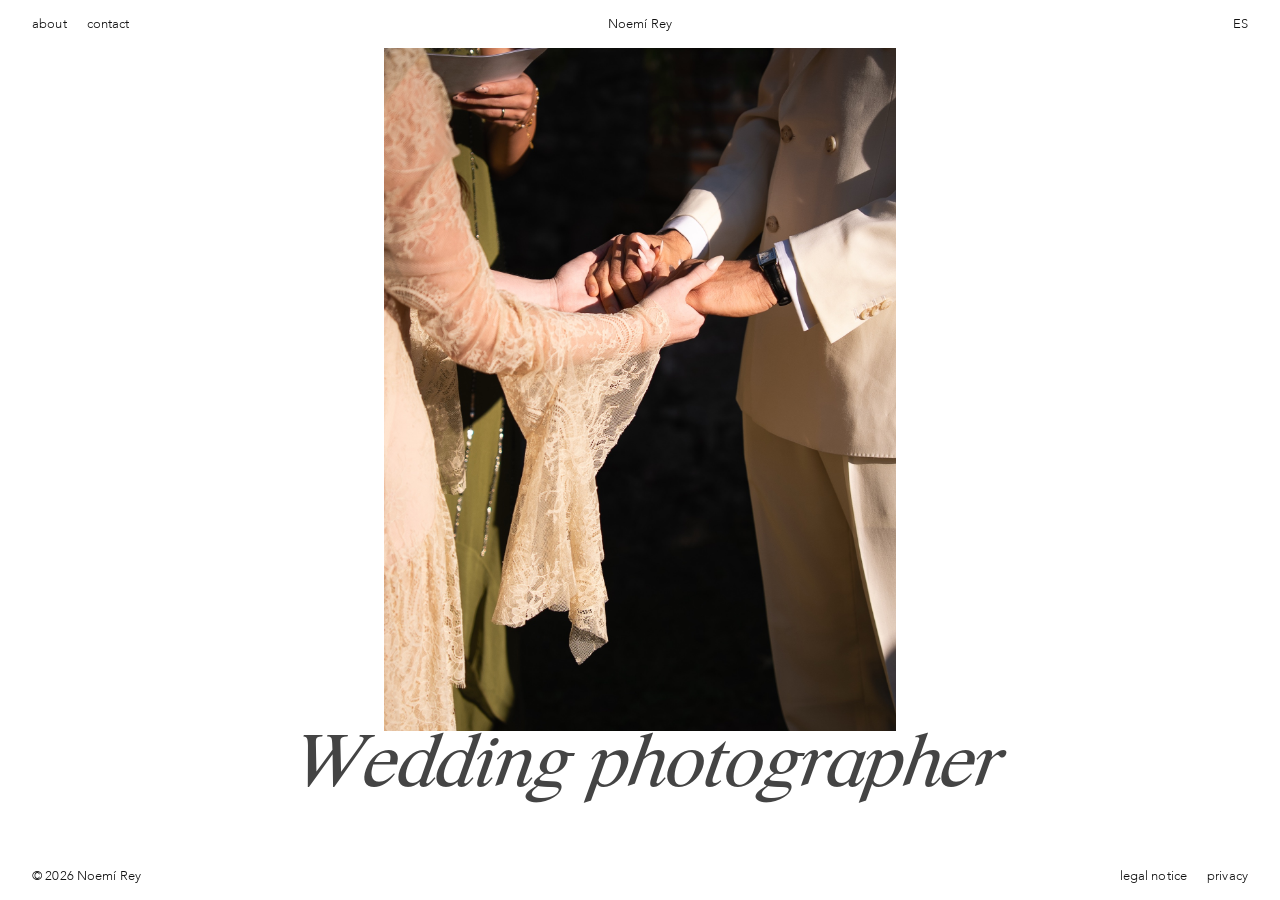
<file: noemirey.com/index.html>
<!DOCTYPE html>
<html lang="en">
<head>
  <meta charset="UTF-8">
  <meta name="viewport" content="width=device-width, initial-scale=1.0">
  <title>Noemí Rey — Wedding Photographer in Ibiza</title>
  <meta name="description" content="Noemí Rey, wedding photographer based in Ibiza. Documentary, warm, a little editorial. Honest and cinematic coverage of your day.">
  <meta property="og:type" content="website">
  <meta property="og:title" content="Noemí Rey — Wedding Photographer in Ibiza">
  <meta property="og:description" content="Documentary wedding photography in Ibiza. Warm, cinematic, honest.">
  <meta property="og:url" content="https://noemirey.com/">
  <meta property="og:image" content="https://noemirey.com/assets/wedding/hero.jpg">
  <meta name="twitter:card" content="summary_large_image">
  <meta name="twitter:image" content="https://noemirey.com/assets/wedding/hero.jpg">
  <link rel="icon" href="assets/favicon.ico" sizes="48x48">
  <link rel="icon" type="image/svg+xml" href="assets/favicon.svg">
  <link rel="apple-touch-icon" href="assets/apple-touch-icon.png">
  <script>
    /* Si el idioma será español, oculta la página hasta que lang.js la traduzca
       (evita el parpadeo del inglés). Misma regla que detect() en lang.js. */
    (function () {
      try {
        var d = document.documentElement, saved = localStorage.getItem('noemirey-lang');
        var l = String((navigator.languages && navigator.languages[0]) || navigator.language || '').toLowerCase();
        if (saved === 'es' || (saved !== 'en' && /^(es|ca|gl|eu|oc|ast|an)(-|$)/.test(l))) {
          d.classList.add('i18n-pending');
          setTimeout(function () { d.classList.remove('i18n-pending'); }, 2000);
        }
      } catch (e) {}
    })();
  </script>
  <link rel="stylesheet" href="style.css">
</head>
<body class="home" data-page="home">
  <nav>
    <div class="nav-left">
      <a href="about.html" data-i18n="nav.about">about</a>
      <a href="contact.html" data-i18n="nav.contact">contact</a>
    </div>
    <a href="index.html" class="nav-title">Noemí Rey</a>
    <div class="nav-right">
      <button type="button" class="nav-lang" id="lang-toggle" lang="es" aria-label="Cambiar a español">ES</button>
    </div>
  </nav>

  <main class="wh">

    <!-- HERO -->
    <section class="wh-hero">
      <img
        src="assets/wedding/hero.jpg"
        srcset="assets/wedding/hero-sm.jpg 750w, assets/wedding/hero.jpg 1499w"
        sizes="100vw"
        alt="Bride and groom holding hands during the ring exchange at the outdoor ceremony" data-i18n-alt="alt.hero"
        width="1499" height="2000">
      <h1 class="wh-hero__title"><em>Wedding photographer</em></h1>
    </section>

    <!-- INTRO -->
    <section class="wh-intro">
      <p class="wh-intro__tagline" data-i18n="intro.tagline">Warm, documentary, a little editorial.</p>
      <p data-i18n="intro.p1">I photograph weddings the way they actually unfold. I stay close, stay quiet, and wait for the moments nobody planned. When the light is right or a frame is worth setting up, I'll take a minute for it, but I won't turn your day into a photoshoot.</p>
      <p data-i18n="intro.p2">The result is honest and a bit cinematic: soft light, open shadows, warm colour with a film-like feel. I also work on film sets, which taught me to watch people who forget the camera is there.</p>
    </section>

    <!-- TRIO -->
    <section class="wh-trio">
      <div class="wh-trio__item">
        <img
          src="assets/wedding/trio-1.jpg"
          srcset="assets/wedding/trio-1-sm.jpg 750w, assets/wedding/trio-1.jpg 1536w"
          sizes="(max-width: 768px) 90vw, 32vw"
          alt="Black and white portrait of the bride in lace dress, hair curled" data-i18n-alt="alt.trio1"
          loading="lazy" width="1536" height="2048">
      </div>
      <div class="wh-trio__item">
        <img
          src="assets/wedding/trio-2.jpg"
          srcset="assets/wedding/trio-2-sm.jpg 750w, assets/wedding/trio-2.jpg 1536w"
          sizes="(max-width: 768px) 90vw, 32vw"
          alt="Bride and groom walking out of the ceremony under a shower of white petals" data-i18n-alt="alt.trio2"
          loading="lazy" width="1536" height="2048">
      </div>
      <div class="wh-trio__item">
        <img
          src="assets/wedding/trio-3.jpg"
          srcset="assets/wedding/trio-3-sm.jpg 750w, assets/wedding/trio-3.jpg 1500w"
          sizes="(max-width: 768px) 90vw, 32vw"
          alt="Close-up of wedding dress lace detail in warm golden light" data-i18n-alt="alt.trio3"
          loading="lazy" width="1500" height="2000">
      </div>
    </section>

    <!-- BASED IN IBIZA -->
    <section class="wh-based">
      <h2 class="wh-based__heading" data-i18n="based.heading">Based in Ibiza</h2>
      <p data-i18n="based.p">I was born here, so I know how the light moves across the island and how to plan around it: golden hour on the coast, a shaded garden at midday, a villa after dark.</p>
    </section>

    <!-- GETTING READY -->
    <section class="wh-moment wh-moment--img-left">
      <div class="wh-moment__img">
        <img
          src="assets/wedding/getting-ready.jpg"
          srcset="assets/wedding/getting-ready-sm.jpg 750w, assets/wedding/getting-ready.jpg 1536w"
          sizes="(max-width: 768px) 90vw, 45vw"
          alt="Bride putting on earrings surrounded by bridesmaids, reflected in a large mirror" data-i18n-alt="alt.ready"
          loading="lazy" width="1536" height="2048">
      </div>
      <div class="wh-moment__text">
        <h2 class="wh-moment__heading"><em data-i18n="ready.title">Getting ready</em></h2>
        <p class="wh-moment__body" data-i18n="ready.p">The quiet part of the day. Someone does her makeup, someone else fixes a hair clip, and nobody is performing yet. I keep to the edge of the room and let it happen.</p>
      </div>
    </section>

    <!-- CEREMONY -->
    <section class="wh-moment wh-moment--img-right">
      <div class="wh-moment__text">
        <h2 class="wh-moment__heading"><em data-i18n="ceremony.title">Ceremony</em></h2>
        <p class="wh-moment__body" data-i18n="ceremony.p">The walk back down the aisle, under petals thrown by the people who came to see you. I'm most interested in this minute, when the vows are done and the two of you are still taking in what just happened.</p>
      </div>
      <div class="wh-moment__img">
        <img
          src="assets/wedding/ceremony.jpg"
          srcset="assets/wedding/ceremony-sm.jpg 750w, assets/wedding/ceremony.jpg 1500w"
          sizes="(max-width: 768px) 90vw, 45vw"
          alt="Bride and groom walking out of the ceremony under a shower of white petals, she holds a bouquet of red and orange flowers" data-i18n-alt="alt.ceremony"
          loading="lazy" width="1500" height="2000">
      </div>
    </section>

    <!-- DINNER AND PARTY -->
    <section class="wh-moment wh-moment--img-left">
      <div class="wh-moment__img">
        <img
          src="assets/wedding/dinner-party.jpg"
          srcset="assets/wedding/dinner-party-sm.jpg 750w, assets/wedding/dinner-party.jpg 1536w"
          sizes="(max-width: 768px) 90vw, 45vw"
          alt="Bride dancing at night with arms raised, fairy lights in the background" data-i18n-alt="alt.party"
          loading="lazy" width="1536" height="2048">
      </div>
      <div class="wh-moment__text">
        <h2 class="wh-moment__heading"><em data-i18n="party.title">Dinner and party</em></h2>
        <p class="wh-moment__body" data-i18n="party.p">After dark, I switch to direct flash on purpose. It gives that slightly vintage, old-party-snapshot look, with the light falling on whoever is doing something worth looking at. Here, a wedding gift being opened.</p>
      </div>
    </section>

    <!-- CTA -->
    <section class="wh-cta">
      <p class="wh-cta__pre" data-i18n="cta.pre">Getting married in Ibiza?</p>
      <p class="wh-cta__title"><em data-i18n="cta.title">Tell me the date, the place, a little about the two of you.</em></p>
      <a href="contact.html" class="wh-cta__link" data-i18n="cta.link">Check availability</a>
    </section>

    <!-- STRIP -->
    <div class="wh-strip-wrap">
    <div class="wh-strip">
      <div class="wh-strip__item">
        <img
          src="assets/wedding/strip-1.jpg"
          srcset="assets/wedding/strip-1-sm.jpg 1000w, assets/wedding/strip-1.jpg 2000w"
          sizes="(max-width: 768px) 70vw, 48vw"
          alt="Bride and groom at the dinner table at night, surrounded by wine glasses and a wild floral centrepiece"
          loading="lazy" width="2000" height="1500">
      </div>
      <div class="wh-strip__item">
        <img
          src="assets/wedding/strip-2.jpg"
          srcset="assets/wedding/strip-2-sm.jpg 1000w, assets/wedding/strip-2.jpg 2000w"
          sizes="(max-width: 768px) 70vw, 48vw"
          alt="Guest with purple braided hair sitting on a bed in a blue embellished dress"
          loading="lazy" width="2000" height="1500">
      </div>
      <div class="wh-strip__item">
        <img
          src="assets/wedding/strip-3.jpg"
          srcset="assets/wedding/strip-3-sm.jpg 1000w, assets/wedding/strip-3.jpg 1500w"
          sizes="(max-width: 768px) 50vw, 27vw"
          alt="Two orange chrysanthemums in warm golden backlight against a dark garden background"
          loading="lazy" width="1500" height="2000">
      </div>
      <div class="wh-strip__item">
        <img
          src="assets/wedding/strip-4.jpg"
          srcset="assets/wedding/strip-4-sm.jpg 1000w, assets/wedding/strip-4.jpg 1500w"
          sizes="(max-width: 768px) 50vw, 27vw"
          alt="Bride and groom sharing their first kiss outdoors, she in a lace dress, he in a cream suit"
          loading="lazy" width="1500" height="2000">
      </div>
      <div class="wh-strip__item">
        <img
          src="assets/wedding/strip-5.jpg"
          srcset="assets/wedding/strip-5-sm.jpg 1000w, assets/wedding/strip-5.jpg 1500w"
          sizes="(max-width: 768px) 50vw, 27vw"
          alt="Close-up of the groom placing the ring on the bride's finger during the ceremony"
          loading="lazy" width="1500" height="2000">
      </div>
      <div class="wh-strip__item">
        <img
          src="assets/wedding/strip-6.jpg"
          srcset="assets/wedding/strip-6-sm.jpg 1000w, assets/wedding/strip-6.jpg 1500w"
          sizes="(max-width: 768px) 50vw, 27vw"
          alt="Wedding dinner table set deep in a garden beneath tall trees in golden afternoon light"
          loading="lazy" width="1500" height="2000">
      </div>
      <div class="wh-strip__item">
        <img
          src="assets/wedding/strip-7.jpg"
          srcset="assets/wedding/strip-7-sm.jpg 1000w, assets/wedding/strip-7.jpg 2000w"
          sizes="(max-width: 768px) 70vw, 48vw"
          alt="Guest in a black gown with pearl necklace standing at open French doors, garden in the background"
          loading="lazy" width="2000" height="1499">
      </div>
      <div class="wh-strip__item">
        <img
          src="assets/wedding/strip-8.jpg"
          srcset="assets/wedding/strip-8-sm.jpg 1000w, assets/wedding/strip-8.jpg 2000w"
          sizes="(max-width: 768px) 70vw, 48vw"
          alt="Bridesmaids curling each other's hair during getting ready, hair rollers and curling iron in hand"
          loading="lazy" width="2000" height="1500">
      </div>
      <div class="wh-strip__item">
        <img
          src="assets/wedding/strip-9.jpg"
          srcset="assets/wedding/strip-9-sm.jpg 1000w, assets/wedding/strip-9.jpg 2000w"
          sizes="(max-width: 768px) 70vw, 48vw"
          alt="Bridesmaid with purple hair helping the bride arrange her curls in a bright tiled bathroom"
          loading="lazy" width="2000" height="1500">
      </div>
    </div>
      <button type="button" class="wh-strip__arrow wh-strip__arrow--prev" aria-label="Previous photo" data-i18n-aria="strip.prev" hidden>
        <svg viewBox="0 0 12 22" aria-hidden="true" focusable="false"><path d="M11 1 1 11l10 10"/></svg>
      </button>
      <button type="button" class="wh-strip__arrow wh-strip__arrow--next" aria-label="Next photo" data-i18n-aria="strip.next">
        <svg viewBox="0 0 12 22" aria-hidden="true" focusable="false"><path d="m1 1 10 10L1 21"/></svg>
      </button>
    </div>

  </main>

  <footer>
    <span>© 2026 Noemí Rey</span>
    <span class="footer-links">
      <a href="legal.html" data-i18n="footer.legal">legal notice</a>
      <a href="privacy.html" data-i18n="footer.privacy">privacy</a>
    </span>
  </footer>

  <script src="gallery.js"></script>
  <script src="carousel.js" defer></script>
  <script src="lang.js" defer></script>
</body>
</html>
</file>
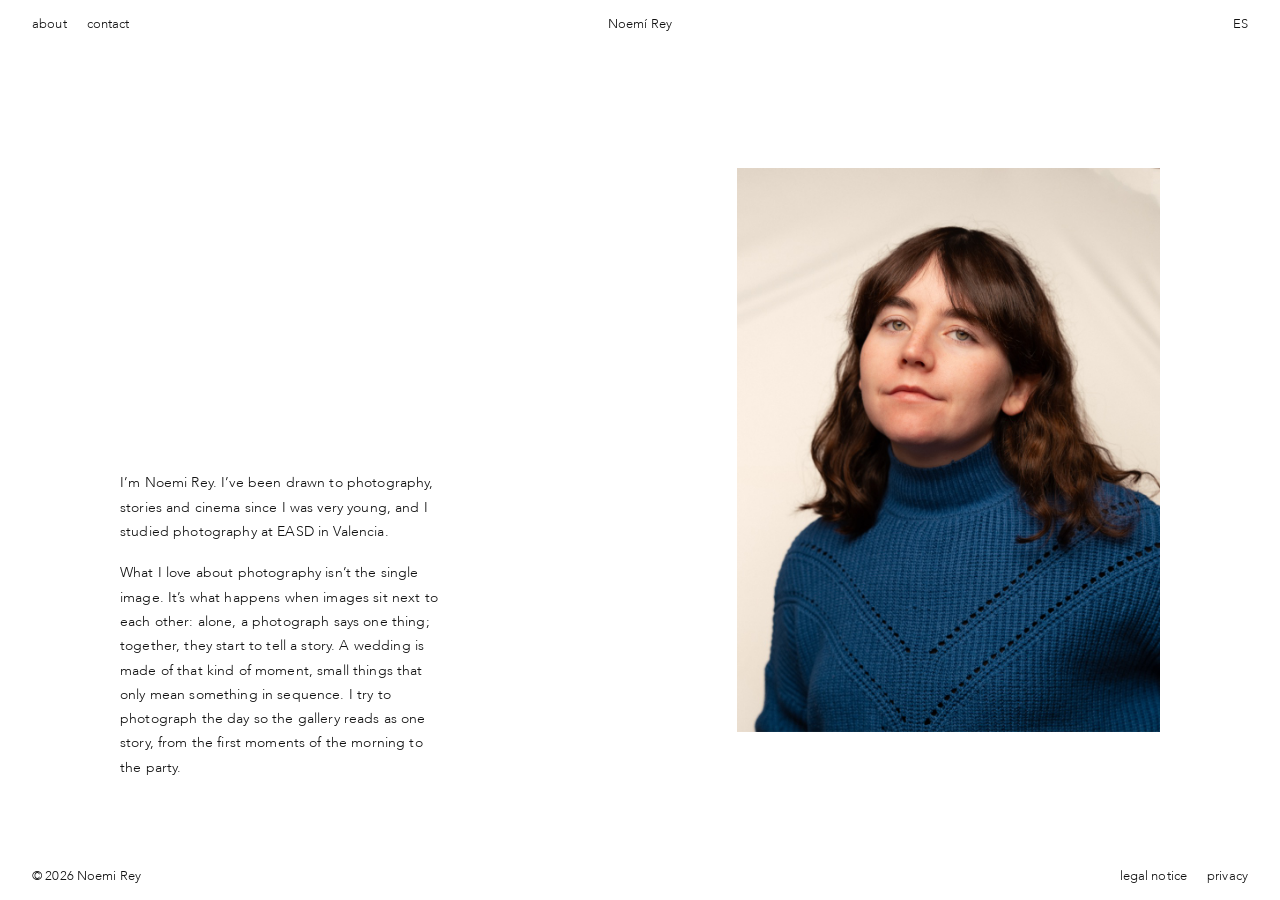
<file: noemirey.com/about.html>
<!DOCTYPE html>
<html lang="en">
<head>
  <meta charset="UTF-8">
  <meta name="viewport" content="width=device-width, initial-scale=1.0">
  <title>Noemí Rey — About</title>
  <meta property="og:type" content="website">
  <meta property="og:title" content="Noemí Rey — Wedding Photographer in Ibiza">
  <meta property="og:description" content="Documentary wedding photography in Ibiza. Warm, cinematic, honest.">
  <meta property="og:url" content="https://noemirey.com/about.html">
  <meta property="og:image" content="https://noemirey.com/assets/wedding/hero.jpg">
  <meta name="twitter:card" content="summary_large_image">
  <meta name="twitter:image" content="https://noemirey.com/assets/wedding/hero.jpg">
  <link rel="icon" href="assets/favicon.ico" sizes="48x48">
  <link rel="icon" type="image/svg+xml" href="assets/favicon.svg">
  <link rel="apple-touch-icon" href="assets/apple-touch-icon.png">
  <script>
    /* Si el idioma será español, oculta la página hasta que lang.js la traduzca
       (evita el parpadeo del inglés). Misma regla que detect() en lang.js. */
    (function () {
      try {
        var d = document.documentElement, saved = localStorage.getItem('noemirey-lang');
        var l = String((navigator.languages && navigator.languages[0]) || navigator.language || '').toLowerCase();
        if (saved === 'es' || (saved !== 'en' && /^(es|ca|gl|eu|oc|ast|an)(-|$)/.test(l))) {
          d.classList.add('i18n-pending');
          setTimeout(function () { d.classList.remove('i18n-pending'); }, 2000);
        }
      } catch (e) {}
    })();
  </script>
  <link rel="stylesheet" href="style.css">
</head>
<body>
  <nav>
    <div class="nav-left">
      <a href="about.html" data-i18n="nav.about">about</a>
      <a href="contact.html" data-i18n="nav.contact">contact</a>
    </div>
    <a href="index.html" class="nav-title">Noemí Rey</a>
    <div class="nav-right">
      <button type="button" class="nav-lang" id="lang-toggle" lang="es" aria-label="Cambiar a español">ES</button>
    </div>
  </nav>

  <main class="about-layout">
    <div class="about-text">
      <p data-i18n="about.p1">I’m Noemi Rey. I’ve been drawn to photography, stories and cinema since I was very young, and I studied photography at EASD in Valencia.</p>
      <p data-i18n="about.p2">What I love about photography isn’t the single image. It’s what happens when images sit next to each other: alone, a photograph says one thing; together, they start to tell a story. A wedding is made of that kind of moment, small things that only mean something in sequence. I try to photograph the day so the gallery reads as one story, from the first moments of the morning to the party.</p>
    </div>
    <div class="about-portrait">
      <img src="assets/index/portrait.jpg" alt="Noemi Rey">
    </div>
  </main>

  <footer>
    <span>© 2026 Noemi Rey</span>
    <span class="footer-links">
      <a href="legal.html" data-i18n="footer.legal">legal notice</a>
      <a href="privacy.html" data-i18n="footer.privacy">privacy</a>
    </span>
  </footer>

  <script src="lang.js" defer></script>
</body>
</html>
</file>
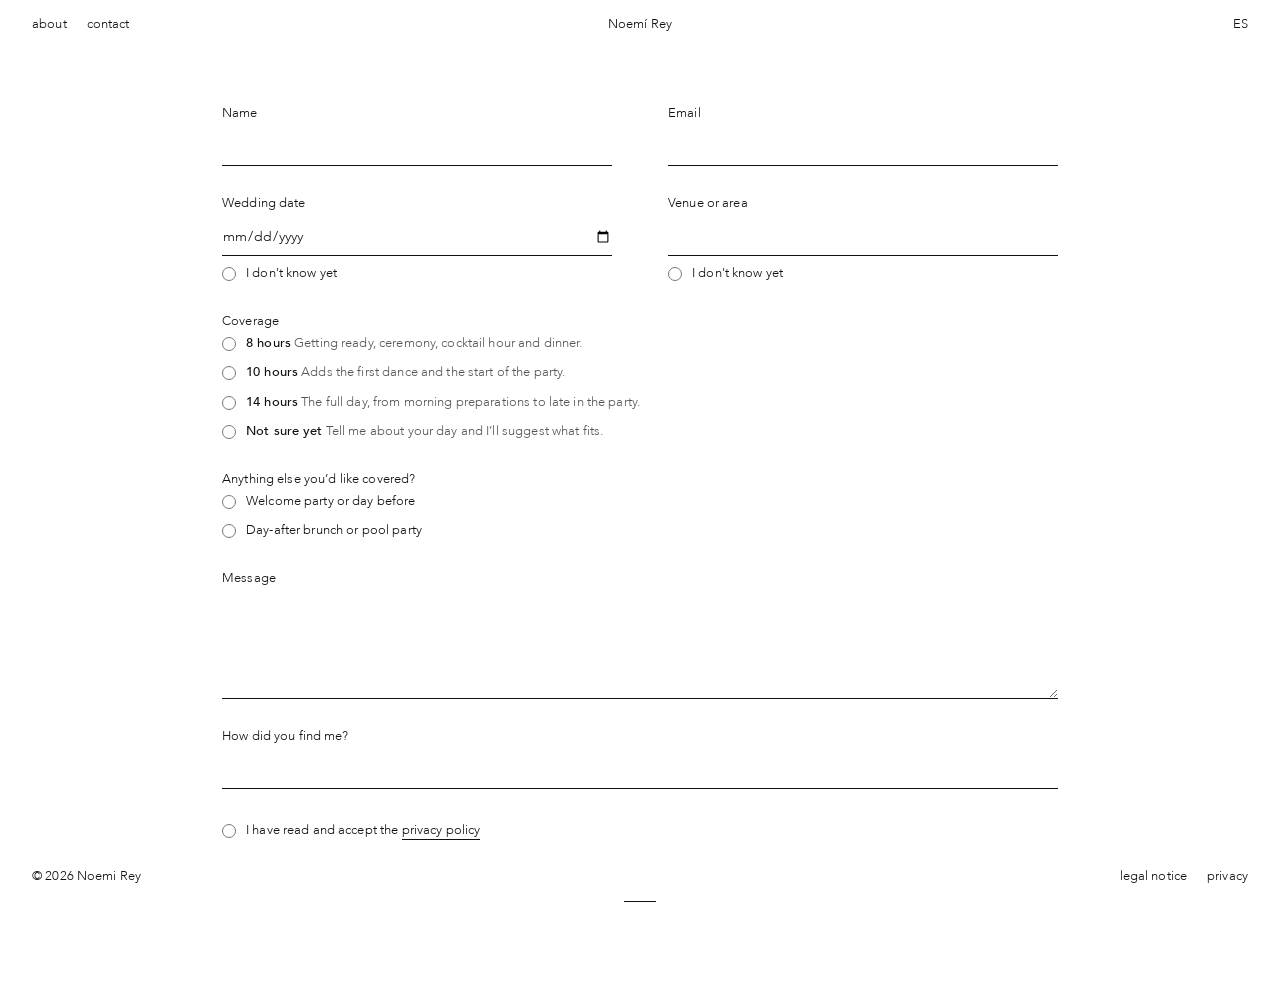
<file: noemirey.com/contact.html>
<!DOCTYPE html>
<html lang="en">
<head>
  <meta charset="UTF-8">
  <meta name="viewport" content="width=device-width, initial-scale=1.0">
  <title>Noemí Rey — Contact</title>
  <meta property="og:type" content="website">
  <meta property="og:title" content="Noemí Rey — Wedding Photographer in Ibiza">
  <meta property="og:description" content="Documentary wedding photography in Ibiza. Warm, cinematic, honest.">
  <meta property="og:url" content="https://noemirey.com/contact.html">
  <meta property="og:image" content="https://noemirey.com/assets/wedding/hero.jpg">
  <meta name="twitter:card" content="summary_large_image">
  <meta name="twitter:image" content="https://noemirey.com/assets/wedding/hero.jpg">
  <link rel="icon" href="assets/favicon.ico" sizes="48x48">
  <link rel="icon" type="image/svg+xml" href="assets/favicon.svg">
  <link rel="apple-touch-icon" href="assets/apple-touch-icon.png">
  <script>
    /* Si el idioma será español, oculta la página hasta que lang.js la traduzca
       (evita el parpadeo del inglés). Misma regla que detect() en lang.js. */
    (function () {
      try {
        var d = document.documentElement, saved = localStorage.getItem('noemirey-lang');
        var l = String((navigator.languages && navigator.languages[0]) || navigator.language || '').toLowerCase();
        if (saved === 'es' || (saved !== 'en' && /^(es|ca|gl|eu|oc|ast|an)(-|$)/.test(l))) {
          d.classList.add('i18n-pending');
          setTimeout(function () { d.classList.remove('i18n-pending'); }, 2000);
        }
      } catch (e) {}
    })();
  </script>
  <link rel="stylesheet" href="style.css">
</head>
<body data-page="contact">

  <nav>
    <div class="nav-left">
      <a href="about.html" data-i18n="nav.about">about</a>
      <a href="contact.html" data-i18n="nav.contact">contact</a>
    </div>
    <a href="index.html" class="nav-title">Noemí Rey</a>
    <div class="nav-right">
      <button type="button" class="nav-lang" id="lang-toggle" lang="es" aria-label="Cambiar a español">ES</button>
    </div>
  </nav>

  <main class="contact">
    <form id="contact-form" class="cform" action="https://api.web3forms.com/submit" method="POST">

      <!-- Web3Forms: la clave de acceso es pública por diseño -->
      <input type="hidden" name="access_key" value="627aefcb-da18-4a9b-b1ec-1cc75b36b7f4">
      <input type="hidden" name="subject" value="New wedding enquiry — noemirey.com">
      <input type="hidden" name="from_name" value="noemirey.com">
      <!-- Anti-spam: los humanos no lo ven ni lo marcan -->
      <input type="checkbox" name="botcheck" class="cform__trap" tabindex="-1" autocomplete="off" aria-hidden="true">

      <div class="cform__row">
        <div class="cform__field">
          <label for="f-name" data-i18n="contact.name">Name</label>
          <input id="f-name" name="name" type="text" autocomplete="name" required>
        </div>
        <div class="cform__field">
          <label for="f-email" data-i18n="contact.email">Email</label>
          <input id="f-email" name="email" type="email" autocomplete="email" required>
        </div>
      </div>

      <div class="cform__row">
        <div class="cform__field">
          <label for="f-date" data-i18n="contact.date">Wedding date</label>
          <input id="f-date" name="wedding_date" type="date">
          <label class="cform__check cform__check--small">
            <input type="checkbox" name="date_unknown" id="f-date-unknown">
            <span data-i18n="contact.unknown">I don't know yet</span>
          </label>
        </div>
        <div class="cform__field">
          <label for="f-venue" data-i18n="contact.venue">Venue or area</label>
          <input id="f-venue" name="venue" type="text">
          <label class="cform__check cform__check--small">
            <input type="checkbox" name="venue_unknown" id="f-venue-unknown">
            <span data-i18n="contact.unknown">I don't know yet</span>
          </label>
        </div>
      </div>

      <fieldset class="cform__group">
        <legend data-i18n="contact.coverage">Coverage</legend>
        <label class="cform__check cform__check--option">
          <input type="radio" name="coverage" value="8 hours">
          <span><strong data-i18n="contact.cov8.t">8 hours</strong> <span class="cform__desc" data-i18n="contact.cov8.d">Getting ready, ceremony, cocktail hour and dinner.</span></span>
        </label>
        <label class="cform__check cform__check--option">
          <input type="radio" name="coverage" value="10 hours">
          <span><strong data-i18n="contact.cov10.t">10 hours</strong> <span class="cform__desc" data-i18n="contact.cov10.d">Adds the first dance and the start of the party.</span></span>
        </label>
        <label class="cform__check cform__check--option">
          <input type="radio" name="coverage" value="14 hours">
          <span><strong data-i18n="contact.cov14.t">14 hours</strong> <span class="cform__desc" data-i18n="contact.cov14.d">The full day, from morning preparations to late in the party.</span></span>
        </label>
        <label class="cform__check cform__check--option">
          <input type="radio" name="coverage" value="Not sure yet">
          <span><strong data-i18n="contact.covq.t">Not sure yet</strong> <span class="cform__desc" data-i18n="contact.covq.d">Tell me about your day and I’ll suggest what fits.</span></span>
        </label>
      </fieldset>

      <fieldset class="cform__group">
        <legend data-i18n="contact.extras">Anything else you’d like covered?</legend>
        <label class="cform__check cform__check--small">
          <input type="checkbox" name="extras" value="Welcome party or day before">
          <span data-i18n="contact.extra1">Welcome party or day before</span>
        </label>
        <label class="cform__check cform__check--small">
          <input type="checkbox" name="extras" value="Day-after brunch or pool party">
          <span data-i18n="contact.extra2">Day-after brunch or pool party</span>
        </label>
      </fieldset>

      <div class="cform__field">
        <label for="f-message" data-i18n="contact.message">Message</label>
        <textarea id="f-message" name="message" rows="4"></textarea>
      </div>

      <div class="cform__field">
        <label for="f-found" data-i18n="contact.found">How did you find me?</label>
        <input id="f-found" name="how_found" type="text">
      </div>

      <label class="cform__check cform__check--small cform__consent">
        <input type="checkbox" name="consent" required>
        <span><span data-i18n="contact.consent">I have read and accept the</span> <a href="privacy.html" target="_blank" rel="noopener" data-i18n="contact.consentLink">privacy policy</a></span>
      </label>

      <div class="cform__actions">
        <button type="submit" class="cform__send" data-i18n="contact.send">Send</button>
        <p class="cform__status" id="status-sending" role="status" hidden data-i18n="contact.sending">Sending…</p>
        <p class="cform__status" id="status-sent" role="status" hidden data-i18n="contact.sent">Thank you, your message has been sent. I’ll get back to you soon.</p>
        <p class="cform__status cform__status--error" id="status-error" role="alert" hidden>
          <span data-i18n="contact.error">Your message couldn’t be sent. Please try again, or write to</span>
          <a href="mailto:photo@noemirey.com">photo@noemirey.com</a>
        </p>
      </div>

    </form>
  </main>

  <footer>
    <span>© 2026 Noemi Rey</span>
    <span class="footer-links">
      <a href="legal.html" data-i18n="footer.legal">legal notice</a>
      <a href="privacy.html" data-i18n="footer.privacy">privacy</a>
    </span>
  </footer>

  <script src="lang.js" defer></script>
  <script src="contact.js" defer></script>
</body>
</html>
</file>
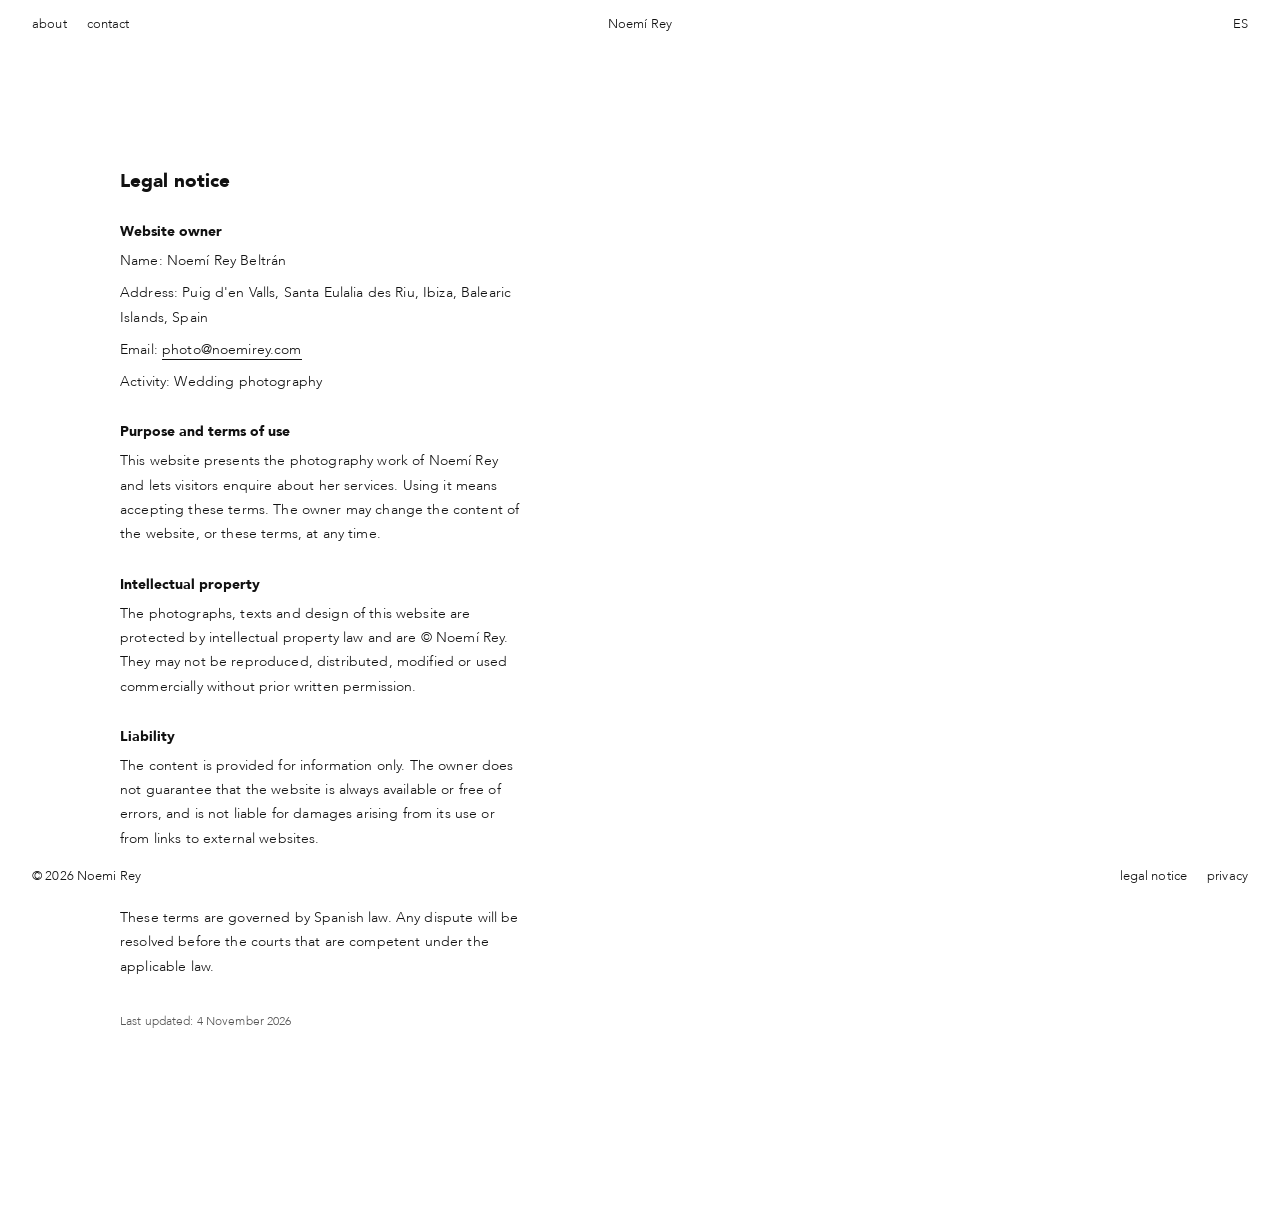
<file: noemirey.com/impressum.html>
<!DOCTYPE html>
<html lang="en">
<head>
  <meta charset="UTF-8">
  <meta name="viewport" content="width=device-width, initial-scale=1.0">
  <title>Noemí Rey — Legal notice</title>
  <meta name="robots" content="noindex">
  <meta http-equiv="refresh" content="0; url=legal.html">
  <link rel="canonical" href="https://noemirey.com/legal.html">
</head>
<body>
  <p>This page has moved: <a href="legal.html">legal notice</a>.</p>
</body>
</html>
</file>
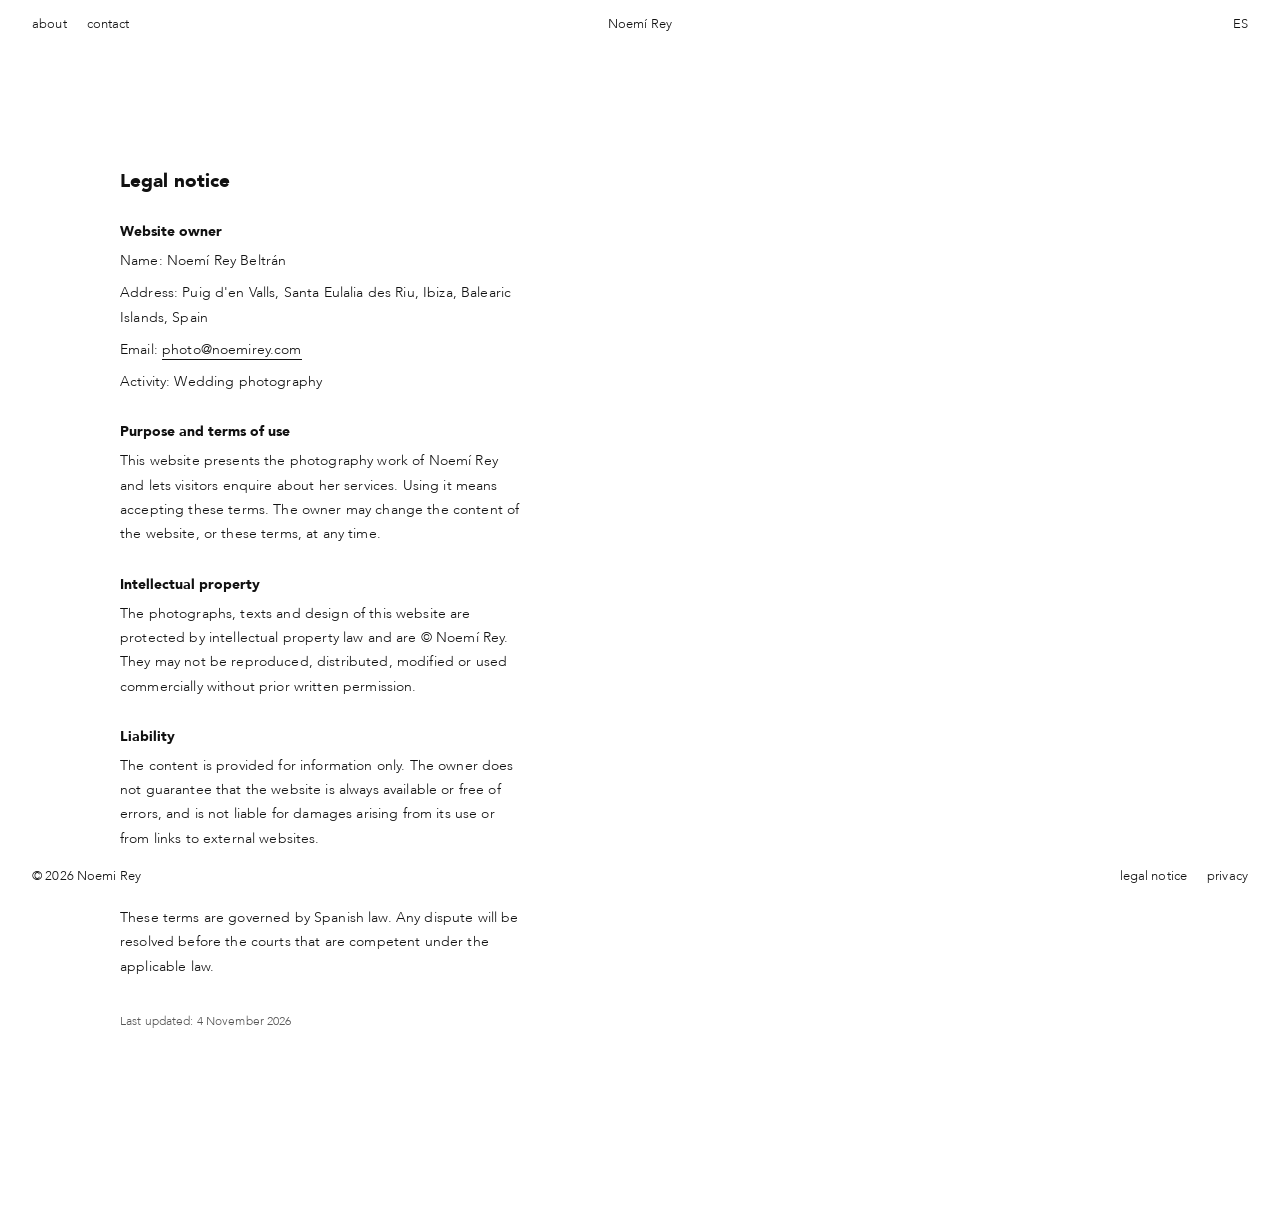
<file: noemirey.com/legal.html>
<!DOCTYPE html>
<html lang="en">
<head>
  <meta charset="UTF-8">
  <meta name="viewport" content="width=device-width, initial-scale=1.0">
  <title>Noemí Rey — Legal notice</title>
  <meta property="og:type" content="website">
  <meta property="og:title" content="Noemí Rey — Legal notice">
  <meta property="og:url" content="https://noemirey.com/legal.html">
  <meta property="og:image" content="https://noemirey.com/assets/wedding/hero.jpg">
  <meta name="twitter:card" content="summary_large_image">
  <meta name="twitter:image" content="https://noemirey.com/assets/wedding/hero.jpg">
  <link rel="icon" href="assets/favicon.ico" sizes="48x48">
  <link rel="icon" type="image/svg+xml" href="assets/favicon.svg">
  <link rel="apple-touch-icon" href="assets/apple-touch-icon.png">
  <script>
    /* Si el idioma será español, oculta la página hasta que lang.js la traduzca
       (evita el parpadeo del inglés). Misma regla que detect() en lang.js. */
    (function () {
      try {
        var d = document.documentElement, saved = localStorage.getItem('noemirey-lang');
        var l = String((navigator.languages && navigator.languages[0]) || navigator.language || '').toLowerCase();
        if (saved === 'es' || (saved !== 'en' && /^(es|ca|gl|eu|oc|ast|an)(-|$)/.test(l))) {
          d.classList.add('i18n-pending');
          setTimeout(function () { d.classList.remove('i18n-pending'); }, 2000);
        }
      } catch (e) {}
    })();
  </script>
  <link rel="stylesheet" href="style.css">
</head>
<body data-page="legal">
  <nav>
    <div class="nav-left">
      <a href="about.html" data-i18n="nav.about">about</a>
      <a href="contact.html" data-i18n="nav.contact">contact</a>
    </div>
    <a href="index.html" class="nav-title">Noemí Rey</a>
    <div class="nav-right">
      <button type="button" class="nav-lang" id="lang-toggle" lang="es" aria-label="Cambiar a español">ES</button>
    </div>
  </nav>

  <main class="legal-layout">
    <h1 data-i18n="legal.h1">Legal notice</h1>

    <h2 data-i18n="legal.owner">Website owner</h2>
    <p><span data-i18n="legal.name">Name:</span> Noemí Rey Beltrán</p>
    <p><span data-i18n="legal.address">Address:</span> <span data-i18n="legal.addressValue">Puig d'en Valls, Santa Eulalia des Riu, Ibiza, Balearic Islands, Spain</span></p>
    <p><span data-i18n="legal.email">Email:</span> <a href="mailto:photo@noemirey.com">photo@noemirey.com</a></p>
    <p><span data-i18n="legal.activity">Activity:</span> <span data-i18n="legal.activityValue">Wedding photography</span></p>

    <h2 data-i18n="legal.useH">Purpose and terms of use</h2>
    <p data-i18n="legal.useP">This website presents the photography work of Noemí Rey and lets visitors enquire about her services. Using it means accepting these terms. The owner may change the content of the website, or these terms, at any time.</p>

    <h2 data-i18n="legal.ipH">Intellectual property</h2>
    <p data-i18n="legal.ipP">The photographs, texts and design of this website are protected by intellectual property law and are © Noemí Rey. They may not be reproduced, distributed, modified or used commercially without prior written permission.</p>

    <h2 data-i18n="legal.liabH">Liability</h2>
    <p data-i18n="legal.liabP">The content is provided for information only. The owner does not guarantee that the website is always available or free of errors, and is not liable for damages arising from its use or from links to external websites.</p>

    <h2 data-i18n="legal.lawH">Applicable law</h2>
    <p data-i18n="legal.lawP">These terms are governed by Spanish law. Any dispute will be resolved before the courts that are competent under the applicable law.</p>

    <p class="legal-updated" data-i18n="legal.updated">Last updated: 4 November 2026</p>
  </main>

  <footer>
    <span>© 2026 Noemi Rey</span>
    <span class="footer-links">
      <a href="legal.html" data-i18n="footer.legal">legal notice</a>
      <a href="privacy.html" data-i18n="footer.privacy">privacy</a>
    </span>
  </footer>

  <script src="lang.js" defer></script>
</body>
</html>
</file>
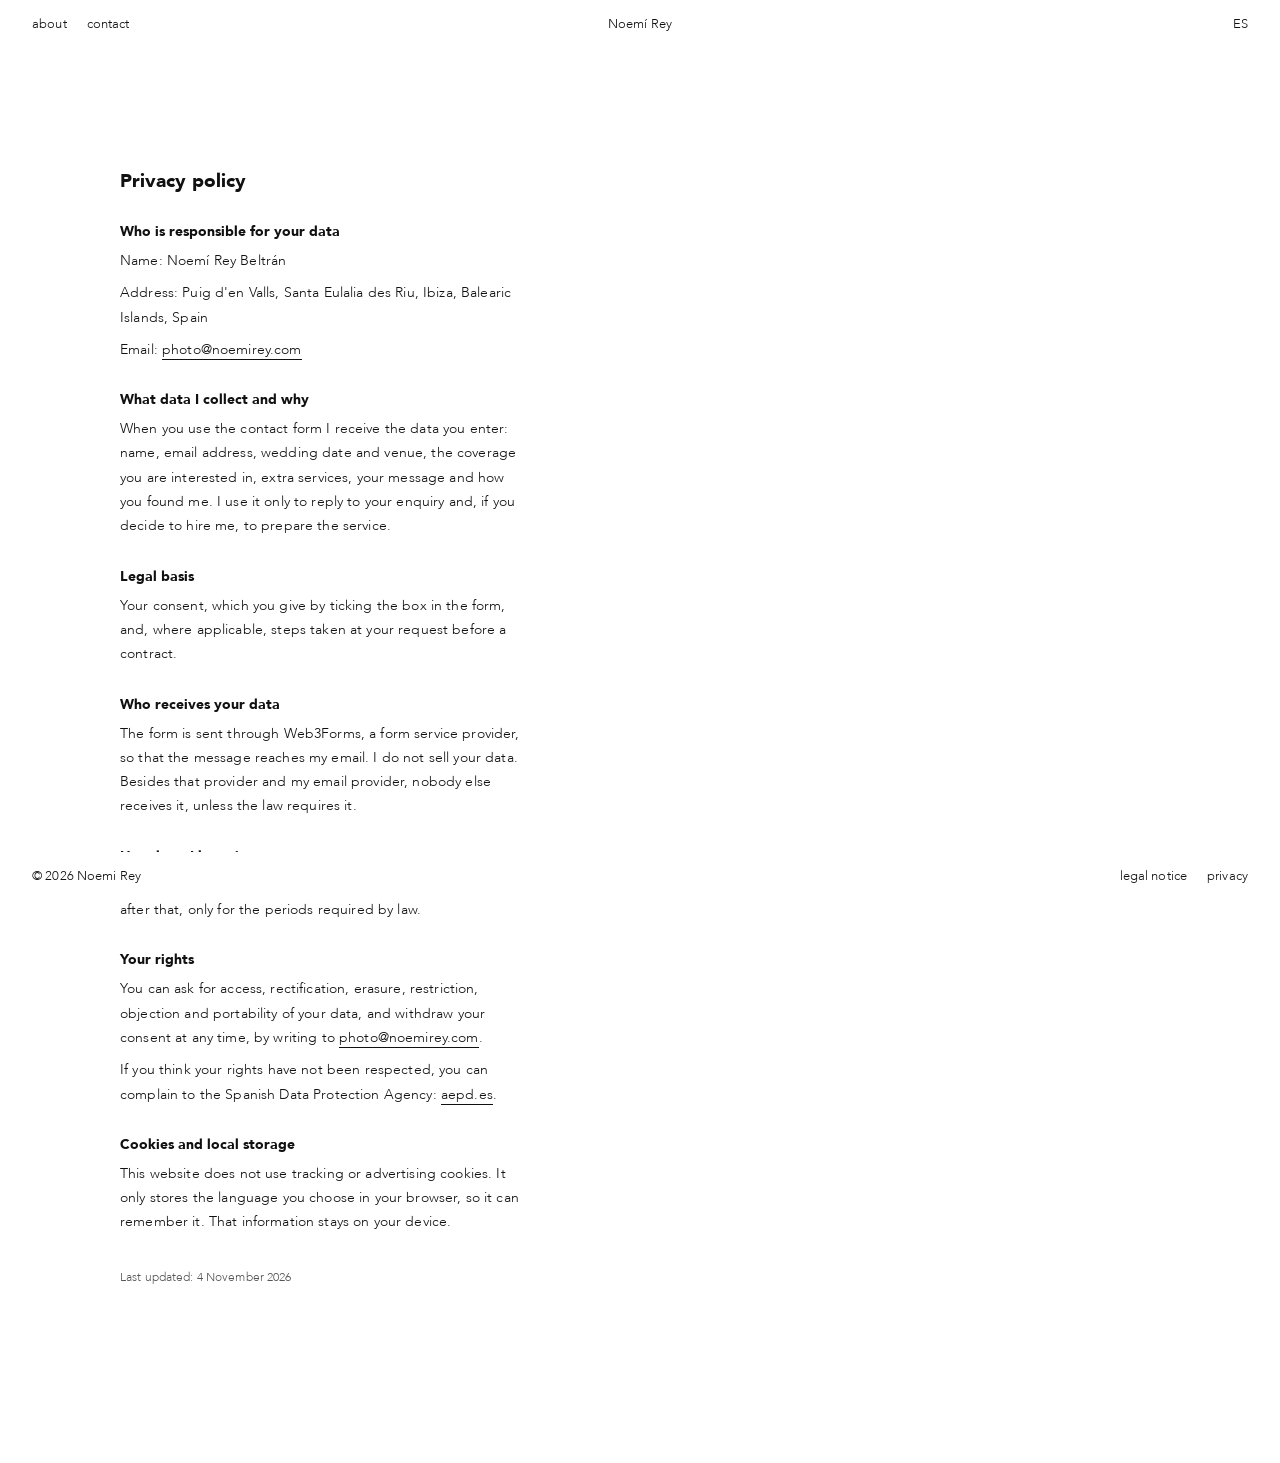
<file: noemirey.com/privacy.html>
<!DOCTYPE html>
<html lang="en">
<head>
  <meta charset="UTF-8">
  <meta name="viewport" content="width=device-width, initial-scale=1.0">
  <title>Noemí Rey — Privacy policy</title>
  <meta property="og:type" content="website">
  <meta property="og:title" content="Noemí Rey — Privacy policy">
  <meta property="og:url" content="https://noemirey.com/privacy.html">
  <meta property="og:image" content="https://noemirey.com/assets/wedding/hero.jpg">
  <meta name="twitter:card" content="summary_large_image">
  <meta name="twitter:image" content="https://noemirey.com/assets/wedding/hero.jpg">
  <link rel="icon" href="assets/favicon.ico" sizes="48x48">
  <link rel="icon" type="image/svg+xml" href="assets/favicon.svg">
  <link rel="apple-touch-icon" href="assets/apple-touch-icon.png">
  <script>
    /* Si el idioma será español, oculta la página hasta que lang.js la traduzca
       (evita el parpadeo del inglés). Misma regla que detect() en lang.js. */
    (function () {
      try {
        var d = document.documentElement, saved = localStorage.getItem('noemirey-lang');
        var l = String((navigator.languages && navigator.languages[0]) || navigator.language || '').toLowerCase();
        if (saved === 'es' || (saved !== 'en' && /^(es|ca|gl|eu|oc|ast|an)(-|$)/.test(l))) {
          d.classList.add('i18n-pending');
          setTimeout(function () { d.classList.remove('i18n-pending'); }, 2000);
        }
      } catch (e) {}
    })();
  </script>
  <link rel="stylesheet" href="style.css">
</head>
<body data-page="privacy">
  <nav>
    <div class="nav-left">
      <a href="about.html" data-i18n="nav.about">about</a>
      <a href="contact.html" data-i18n="nav.contact">contact</a>
    </div>
    <a href="index.html" class="nav-title">Noemí Rey</a>
    <div class="nav-right">
      <button type="button" class="nav-lang" id="lang-toggle" lang="es" aria-label="Cambiar a español">ES</button>
    </div>
  </nav>

  <main class="legal-layout">
    <h1 data-i18n="privacy.h1">Privacy policy</h1>

    <h2 data-i18n="privacy.controllerH">Who is responsible for your data</h2>
    <p><span data-i18n="legal.name">Name:</span> Noemí Rey Beltrán</p>
    <p><span data-i18n="legal.address">Address:</span> <span data-i18n="legal.addressValue">Puig d'en Valls, Santa Eulalia des Riu, Ibiza, Balearic Islands, Spain</span></p>
    <p><span data-i18n="legal.email">Email:</span> <a href="mailto:photo@noemirey.com">photo@noemirey.com</a></p>

    <h2 data-i18n="privacy.dataH">What data I collect and why</h2>
    <p data-i18n="privacy.dataP">When you use the contact form I receive the data you enter: name, email address, wedding date and venue, the coverage you are interested in, extra services, your message and how you found me. I use it only to reply to your enquiry and, if you decide to hire me, to prepare the service.</p>

    <h2 data-i18n="privacy.basisH">Legal basis</h2>
    <p data-i18n="privacy.basisP">Your consent, which you give by ticking the box in the form, and, where applicable, steps taken at your request before a contract.</p>

    <h2 data-i18n="privacy.recipientsH">Who receives your data</h2>
    <p data-i18n="privacy.recipientsP">The form is sent through Web3Forms, a form service provider, so that the message reaches my email. I do not sell your data. Besides that provider and my email provider, nobody else receives it, unless the law requires it.</p>

    <h2 data-i18n="privacy.keepH">How long I keep it</h2>
    <p data-i18n="privacy.keepP">For as long as it is needed to deal with your enquiry and, after that, only for the periods required by law.</p>

    <h2 data-i18n="privacy.rightsH">Your rights</h2>
    <p><span data-i18n="privacy.rightsP">You can ask for access, rectification, erasure, restriction, objection and portability of your data, and withdraw your consent at any time, by writing to</span> <a href="mailto:photo@noemirey.com">photo@noemirey.com</a>.</p>
    <p><span data-i18n="privacy.complaintP">If you think your rights have not been respected, you can complain to the Spanish Data Protection Agency:</span> <a href="https://www.aepd.es" target="_blank" rel="noopener">aepd.es</a>.</p>

    <h2 data-i18n="privacy.cookiesH">Cookies and local storage</h2>
    <p data-i18n="privacy.cookiesP">This website does not use tracking or advertising cookies. It only stores the language you choose in your browser, so it can remember it. That information stays on your device.</p>

    <p class="legal-updated" data-i18n="legal.updated">Last updated: 4 November 2026</p>
  </main>

  <footer>
    <span>© 2026 Noemi Rey</span>
    <span class="footer-links">
      <a href="legal.html" data-i18n="footer.legal">legal notice</a>
      <a href="privacy.html" data-i18n="footer.privacy">privacy</a>
    </span>
  </footer>

  <script src="lang.js" defer></script>
</body>
</html>
</file>
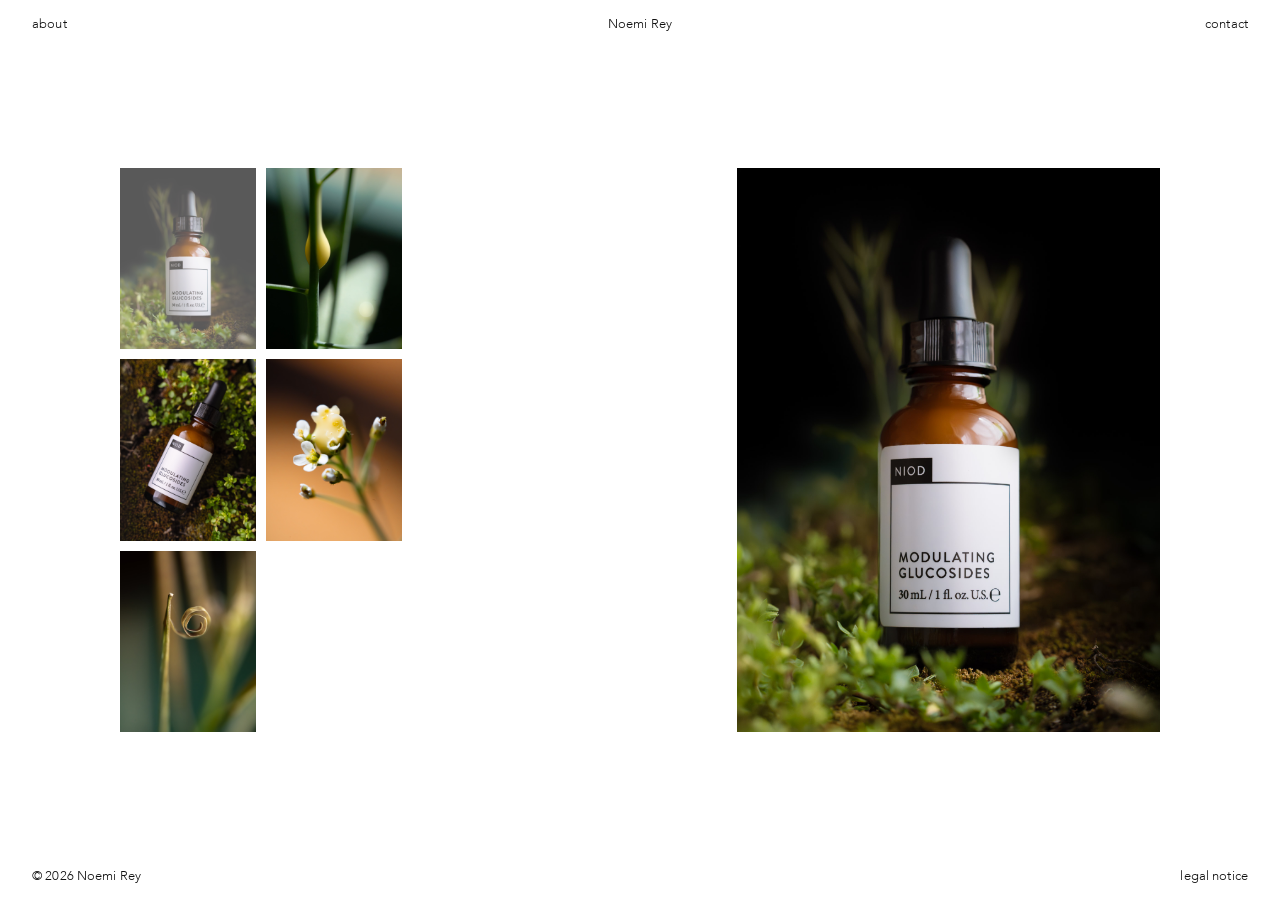
<file: noemirey.com/project-01.html>
<!DOCTYPE html>
<html lang="en">
<head>
  <meta charset="UTF-8">
  <meta name="viewport" content="width=device-width, initial-scale=1.0">
  <title>Noemi Rey</title>
  <meta property="og:type" content="website">
  <meta property="og:title" content="Noemi Rey — Portfolio">
  <meta property="og:description" content="Photographer based in Berlin working at the intersection of still life and macro photography.">
  <meta property="og:url" content="https://noemirey.com/project-01.html">
  <meta property="og:image" content="https://noemirey.com/assets/project-04/frame_01.jpg">
  <meta name="twitter:card" content="summary_large_image">
  <meta name="twitter:image" content="https://noemirey.com/assets/project-04/frame_01.jpg">
  <link rel="icon" href="assets/favicon.ico" sizes="48x48">
  <link rel="icon" type="image/svg+xml" href="assets/favicon.svg">
  <link rel="apple-touch-icon" href="assets/apple-touch-icon.png">
  <link rel="stylesheet" href="style.css">
</head>
<body>
  <nav>
    <a href="about.html">about</a>
    <a href="index.html" class="nav-title">Noemi Rey</a>
    <a href="contact.html">contact</a>
  </nav>

  <main class="project-layout">

    <div class="project-thumbs">
      <div class="thumb-row">
        <a class="thumb is-portrait active" data-src="assets/project-01/frame_01.jpg" data-ratio="portrait">
          <img src="assets/project-01/frame_01.jpg" alt="">
        </a>
        <a class="thumb is-portrait" data-src="assets/project-01/frame_02.jpg" data-ratio="portrait">
          <img src="assets/project-01/frame_02.jpg" alt="">
        </a>
      </div>
      <div class="thumb-row">
        <a class="thumb is-portrait" data-src="assets/project-01/frame_03.jpg" data-ratio="portrait">
          <img src="assets/project-01/frame_03.jpg" alt="">
        </a>
        <a class="thumb is-portrait" data-src="assets/project-01/frame_04.jpg" data-ratio="portrait">
          <img src="assets/project-01/frame_04.jpg" alt="">
        </a>
      </div>
      <div class="thumb-row">
        <a class="thumb is-portrait" data-src="assets/project-01/frame_05.jpg" data-ratio="portrait">
          <img src="assets/project-01/frame_05.jpg" alt="">
        </a>
      </div>
    </div>

    <div class="project-spacer"></div>

    <div class="project-featured">
      <div class="featured-box is-portrait" id="featured-box">
        <img id="featured-img" src="assets/project-01/frame_01.jpg" alt="">
      </div>
    </div>

  </main>

  <footer>
    <span>© 2026 Noemi Rey</span>
    <a href="legal.html">legal notice</a>
  </footer>

  <script src="project.js"></script>
</body>
</html>
</file>
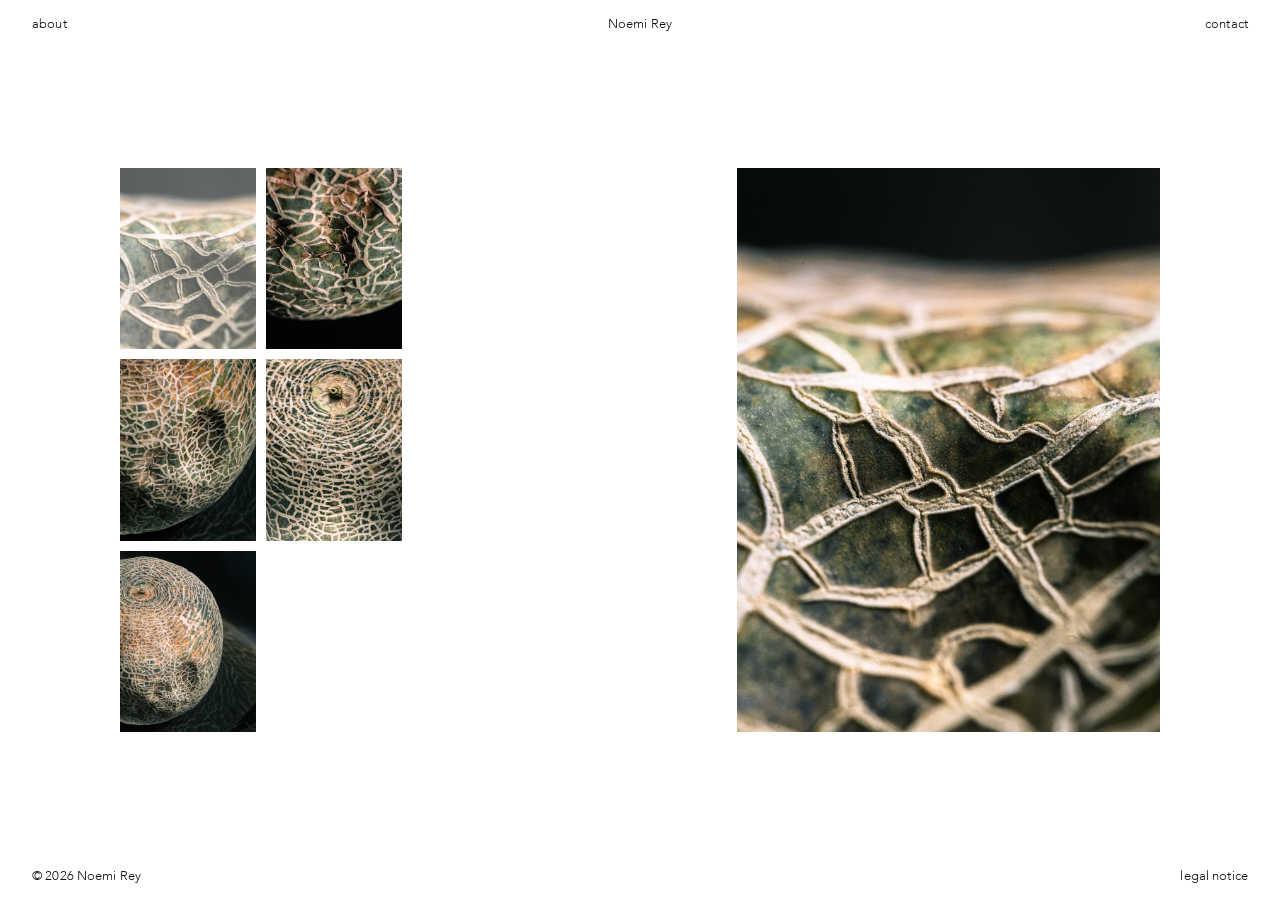
<file: noemirey.com/project-02.html>
<!DOCTYPE html>
<html lang="en">
<head>
  <meta charset="UTF-8">
  <meta name="viewport" content="width=device-width, initial-scale=1.0">
  <title>Noemi Rey</title>
  <meta property="og:type" content="website">
  <meta property="og:title" content="Noemi Rey — Portfolio">
  <meta property="og:description" content="Photographer based in Berlin working at the intersection of still life and macro photography.">
  <meta property="og:url" content="https://noemirey.com/project-02.html">
  <meta property="og:image" content="https://noemirey.com/assets/project-04/frame_01.jpg">
  <meta name="twitter:card" content="summary_large_image">
  <meta name="twitter:image" content="https://noemirey.com/assets/project-04/frame_01.jpg">
  <link rel="icon" href="assets/favicon.ico" sizes="48x48">
  <link rel="icon" type="image/svg+xml" href="assets/favicon.svg">
  <link rel="apple-touch-icon" href="assets/apple-touch-icon.png">
  <link rel="stylesheet" href="style.css">
</head>
<body>
  <nav>
    <a href="about.html">about</a>
    <a href="index.html" class="nav-title">Noemi Rey</a>
    <a href="contact.html">contact</a>
  </nav>

  <main class="project-layout">

    <div class="project-thumbs">
      <div class="thumb-row">
        <a class="thumb is-portrait active" data-src="assets/project-02/frame_01.jpg" data-ratio="portrait">
          <img src="assets/project-02/frame_01.jpg" alt="">
        </a>
        <a class="thumb is-portrait" data-src="assets/project-02/frame_02.jpg" data-ratio="portrait">
          <img src="assets/project-02/frame_02.jpg" alt="">
        </a>
      </div>
      <div class="thumb-row">
        <a class="thumb is-portrait" data-src="assets/project-02/frame_03.jpg" data-ratio="portrait">
          <img src="assets/project-02/frame_03.jpg" alt="">
        </a>
        <a class="thumb is-portrait" data-src="assets/project-02/frame_04.jpg" data-ratio="portrait">
          <img src="assets/project-02/frame_04.jpg" alt="">
        </a>
      </div>
      <div class="thumb-row">
        <a class="thumb is-portrait" data-src="assets/project-02/frame_05.jpg" data-ratio="portrait">
          <img src="assets/project-02/frame_05.jpg" alt="">
        </a>
      </div>
    </div>

    <div class="project-spacer"></div>

    <div class="project-featured">
      <div class="featured-box is-portrait" id="featured-box">
        <img id="featured-img" src="assets/project-02/frame_01.jpg" alt="">
      </div>
    </div>

  </main>

  <footer>
    <span>© 2026 Noemi Rey</span>
    <a href="legal.html">legal notice</a>
  </footer>

  <script src="project.js"></script>
</body>
</html>
</file>
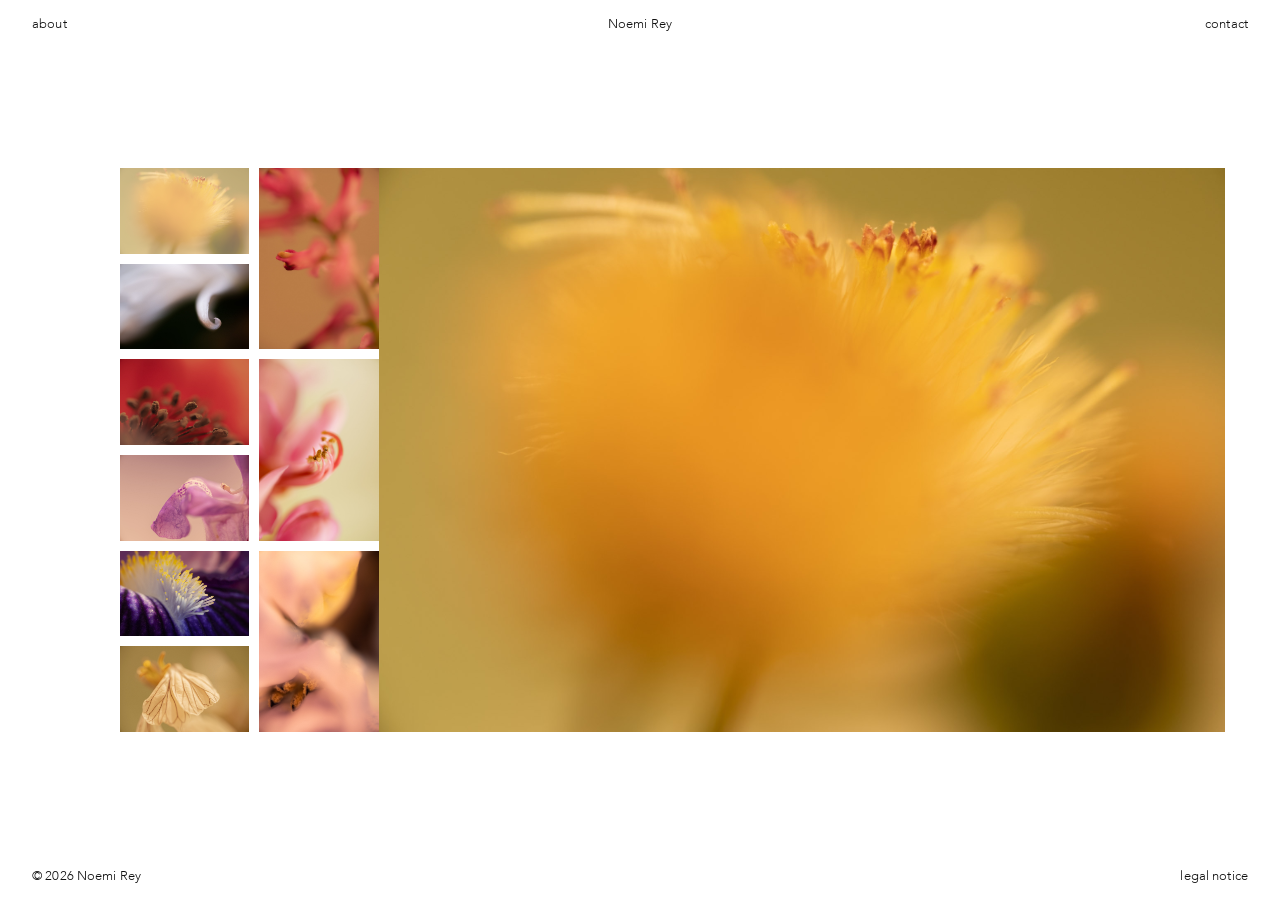
<file: noemirey.com/project-03.html>
<!DOCTYPE html>
<html lang="en">
<head>
  <meta charset="UTF-8">
  <meta name="viewport" content="width=device-width, initial-scale=1.0">
  <title>Noemi Rey</title>
  <meta property="og:type" content="website">
  <meta property="og:title" content="Noemi Rey — Portfolio">
  <meta property="og:description" content="Photographer based in Berlin working at the intersection of still life and macro photography.">
  <meta property="og:url" content="https://noemirey.com/project-03.html">
  <meta property="og:image" content="https://noemirey.com/assets/project-04/frame_01.jpg">
  <meta name="twitter:card" content="summary_large_image">
  <meta name="twitter:image" content="https://noemirey.com/assets/project-04/frame_01.jpg">
  <link rel="icon" href="assets/favicon.ico" sizes="48x48">
  <link rel="icon" type="image/svg+xml" href="assets/favicon.svg">
  <link rel="apple-touch-icon" href="assets/apple-touch-icon.png">
  <link rel="stylesheet" href="style.css">
</head>
<body>
  <nav>
    <a href="about.html">about</a>
    <a href="index.html" class="nav-title">Noemi Rey</a>
    <a href="contact.html">contact</a>
  </nav>

  <main class="project-layout p03">

    <!-- Two separate columns: 6 landscape left, 3 portrait right -->
    <div class="project-thumbs--p03">

      <!-- Left column: 6 × 3:2 landscape -->
      <div class="thumb-col--land">
        <a class="thumb is-landscape active" data-src="assets/project-03/frame_01.jpg" data-ratio="landscape">
          <img src="assets/project-03/frame_01.jpg" alt="">
        </a>
        <a class="thumb is-landscape" data-src="assets/project-03/frame_03.jpg" data-ratio="landscape">
          <img src="assets/project-03/frame_03.jpg" alt="">
        </a>
        <a class="thumb is-landscape" data-src="assets/project-03/frame_04.jpg" data-ratio="landscape">
          <img src="assets/project-03/frame_04.jpg" alt="">
        </a>
        <a class="thumb is-landscape" data-src="assets/project-03/frame_05.jpg" data-ratio="landscape">
          <img src="assets/project-03/frame_05.jpg" alt="">
        </a>
        <a class="thumb is-landscape" data-src="assets/project-03/frame_07.jpg" data-ratio="landscape">
          <img src="assets/project-03/frame_07.jpg" alt="">
        </a>
        <a class="thumb is-landscape" data-src="assets/project-03/frame_08.jpg" data-ratio="landscape">
          <img src="assets/project-03/frame_08.jpg" alt="">
        </a>
      </div>

      <!-- Right column: 3 × 2:3 portrait -->
      <div class="thumb-col--port">
        <a class="thumb is-portrait" data-src="assets/project-03/frame_02.jpg" data-ratio="portrait">
          <img src="assets/project-03/frame_02.jpg" alt="">
        </a>
        <a class="thumb is-portrait" data-src="assets/project-03/frame_06.jpg" data-ratio="portrait">
          <img src="assets/project-03/frame_06.jpg" alt="">
        </a>
        <a class="thumb is-portrait" data-src="assets/project-03/frame_09.jpg" data-ratio="portrait">
          <img src="assets/project-03/frame_09.jpg" alt="">
        </a>
      </div>

    </div>

    <div class="project-spacer"></div>

    <div class="project-featured">
      <div class="featured-box is-landscape" id="featured-box">
        <img id="featured-img" src="assets/project-03/frame_01.jpg" alt="">
      </div>
    </div>

  </main>

  <footer>
    <span>© 2026 Noemi Rey</span>
    <a href="legal.html">legal notice</a>
  </footer>

  <script src="project.js"></script>
</body>
</html>
</file>
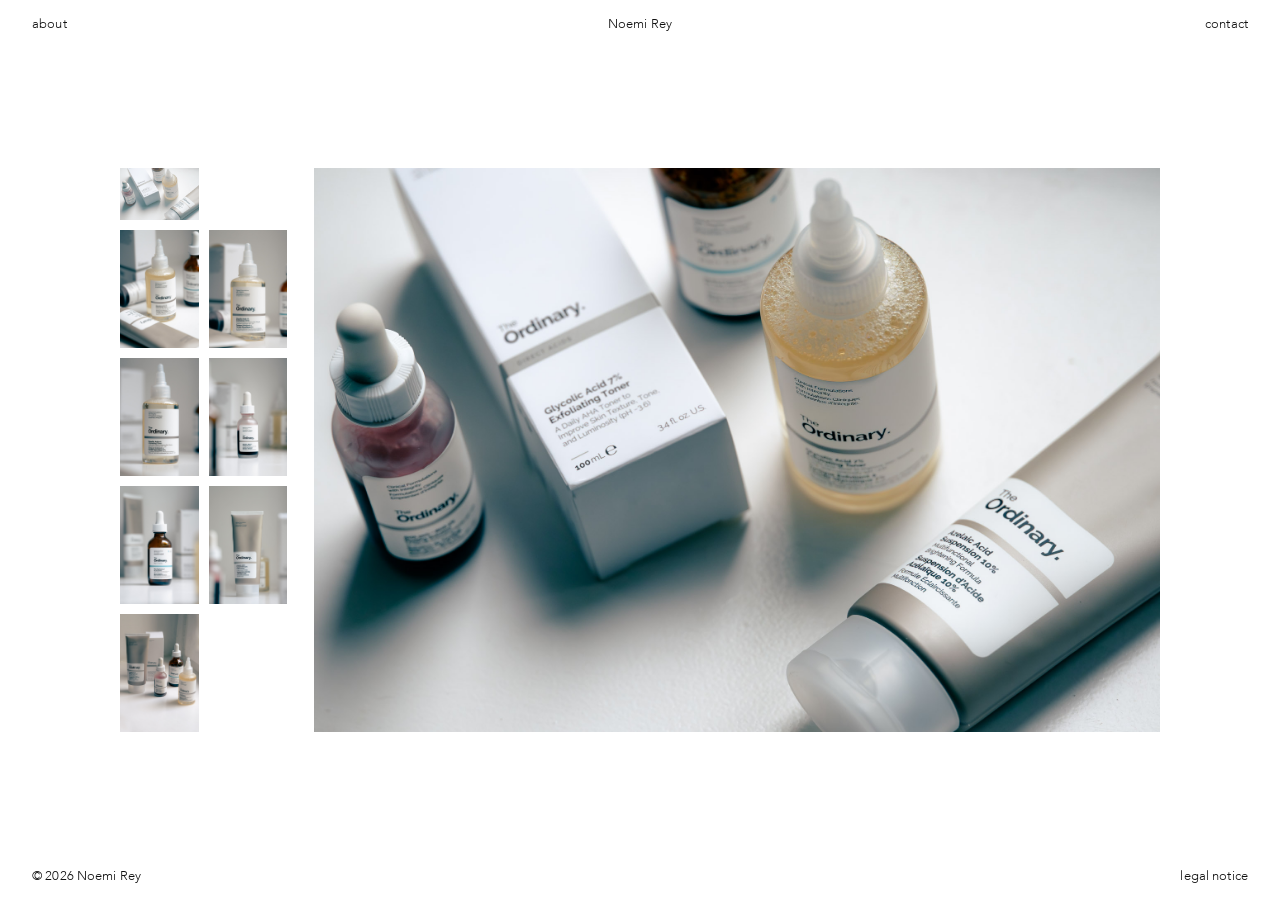
<file: noemirey.com/project-04.html>
<!DOCTYPE html>
<!-- The Ordinary -->
<html lang="en">
<head>
  <meta charset="UTF-8">
  <meta name="viewport" content="width=device-width, initial-scale=1.0">
  <title>Noemi Rey</title>
  <meta property="og:type" content="website">
  <meta property="og:title" content="Noemi Rey — Portfolio">
  <meta property="og:description" content="Photographer based in Berlin working at the intersection of still life and macro photography.">
  <meta property="og:url" content="https://noemirey.com/project-04.html">
  <meta property="og:image" content="https://noemirey.com/assets/project-04/frame_01.jpg">
  <meta name="twitter:card" content="summary_large_image">
  <meta name="twitter:image" content="https://noemirey.com/assets/project-04/frame_01.jpg">
  <link rel="icon" href="assets/favicon.ico" sizes="48x48">
  <link rel="icon" type="image/svg+xml" href="assets/favicon.svg">
  <link rel="apple-touch-icon" href="assets/apple-touch-icon.png">
  <link rel="stylesheet" href="style.css">
</head>
<body>
  <nav>
    <a href="about.html">about</a>
    <a href="index.html" class="nav-title">Noemi Rey</a>
    <a href="contact.html">contact</a>
  </nav>

  <main class="project-layout p04">

    <div class="project-thumbs">
      <div class="thumb-row">
        <a class="thumb is-landscape active" data-src="assets/project-04/frame_01.jpg" data-ratio="landscape">
          <img src="assets/project-04/frame_01.jpg" alt="">
        </a>
      </div>
      <div class="thumb-row">
        <a class="thumb is-portrait" data-src="assets/project-04/frame_02.jpg" data-ratio="portrait">
          <img src="assets/project-04/frame_02.jpg" alt="">
        </a>
        <a class="thumb is-portrait" data-src="assets/project-04/frame_03.jpg" data-ratio="portrait">
          <img src="assets/project-04/frame_03.jpg" alt="">
        </a>
      </div>
      <div class="thumb-row">
        <a class="thumb is-portrait" data-src="assets/project-04/frame_04.jpg" data-ratio="portrait">
          <img src="assets/project-04/frame_04.jpg" alt="">
        </a>
        <a class="thumb is-portrait" data-src="assets/project-04/frame_05.jpg" data-ratio="portrait">
          <img src="assets/project-04/frame_05.jpg" alt="">
        </a>
      </div>
      <div class="thumb-row">
        <a class="thumb is-portrait" data-src="assets/project-04/frame_06.jpg" data-ratio="portrait">
          <img src="assets/project-04/frame_06.jpg" alt="">
        </a>
        <a class="thumb is-portrait" data-src="assets/project-04/frame_07.jpg" data-ratio="portrait">
          <img src="assets/project-04/frame_07.jpg" alt="">
        </a>
      </div>
      <div class="thumb-row">
        <a class="thumb is-portrait" data-src="assets/project-04/frame_08.jpg" data-ratio="portrait">
          <img src="assets/project-04/frame_08.jpg" alt="">
        </a>
      </div>
    </div>

    <div class="project-spacer"></div>

    <div class="project-featured">
      <div class="featured-box is-landscape" id="featured-box">
        <img id="featured-img" src="assets/project-04/frame_01.jpg" alt="">
      </div>
    </div>

  </main>

  <footer>
    <span>© 2026 Noemi Rey</span>
    <a href="legal.html">legal notice</a>
  </footer>

  <script src="project.js"></script>
</body>
</html>
</file>
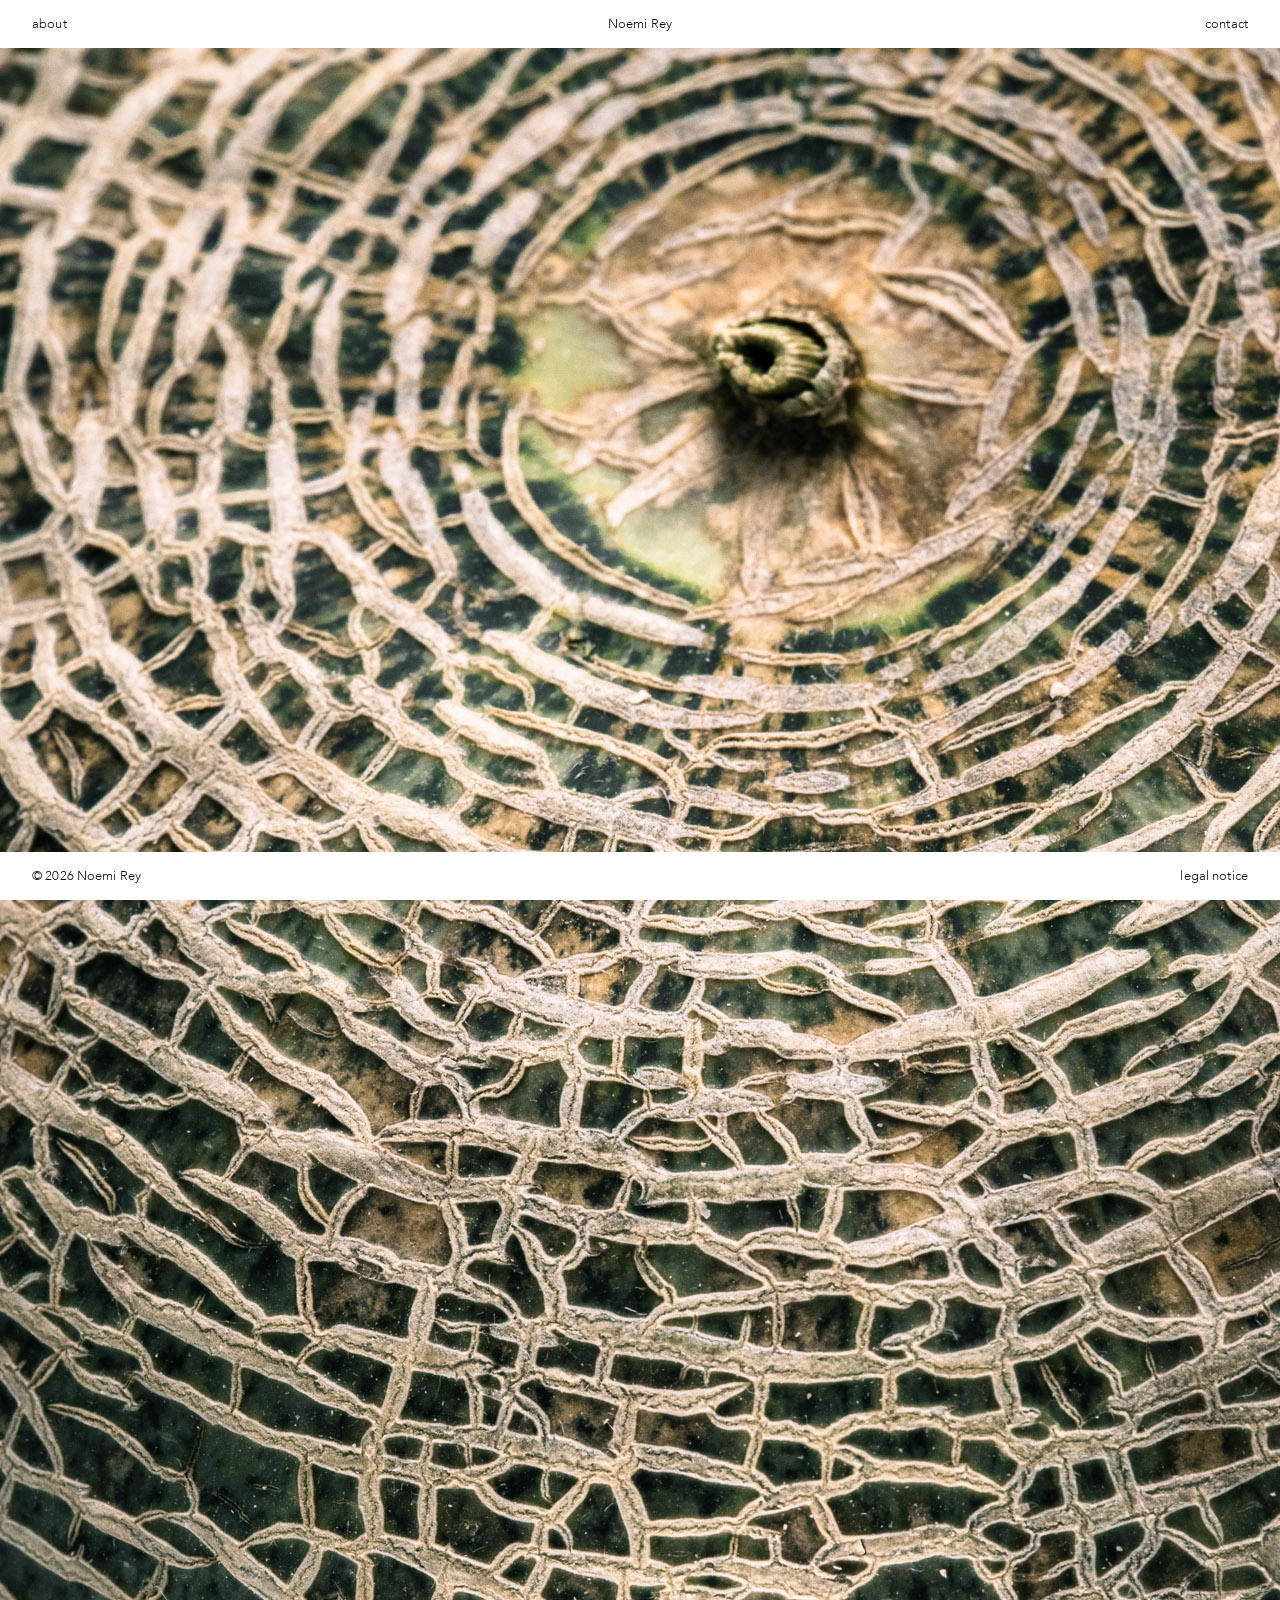
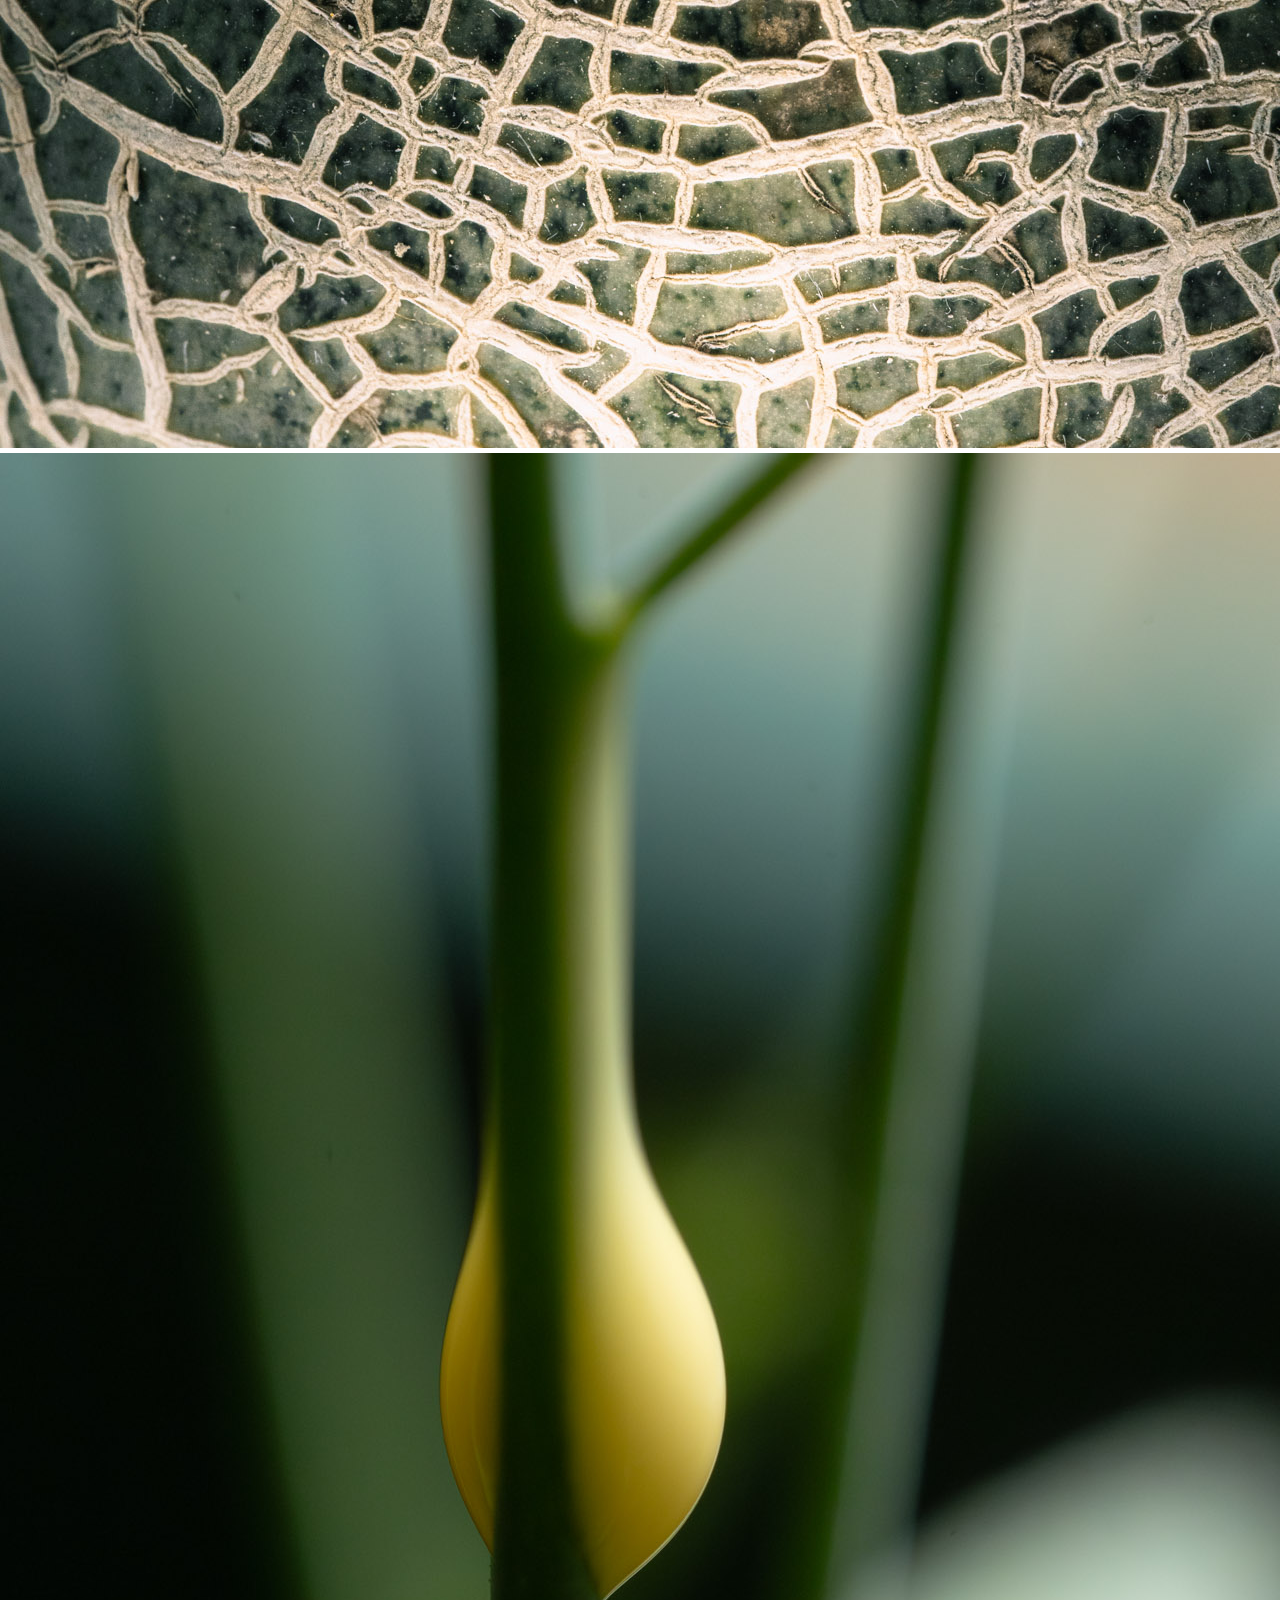
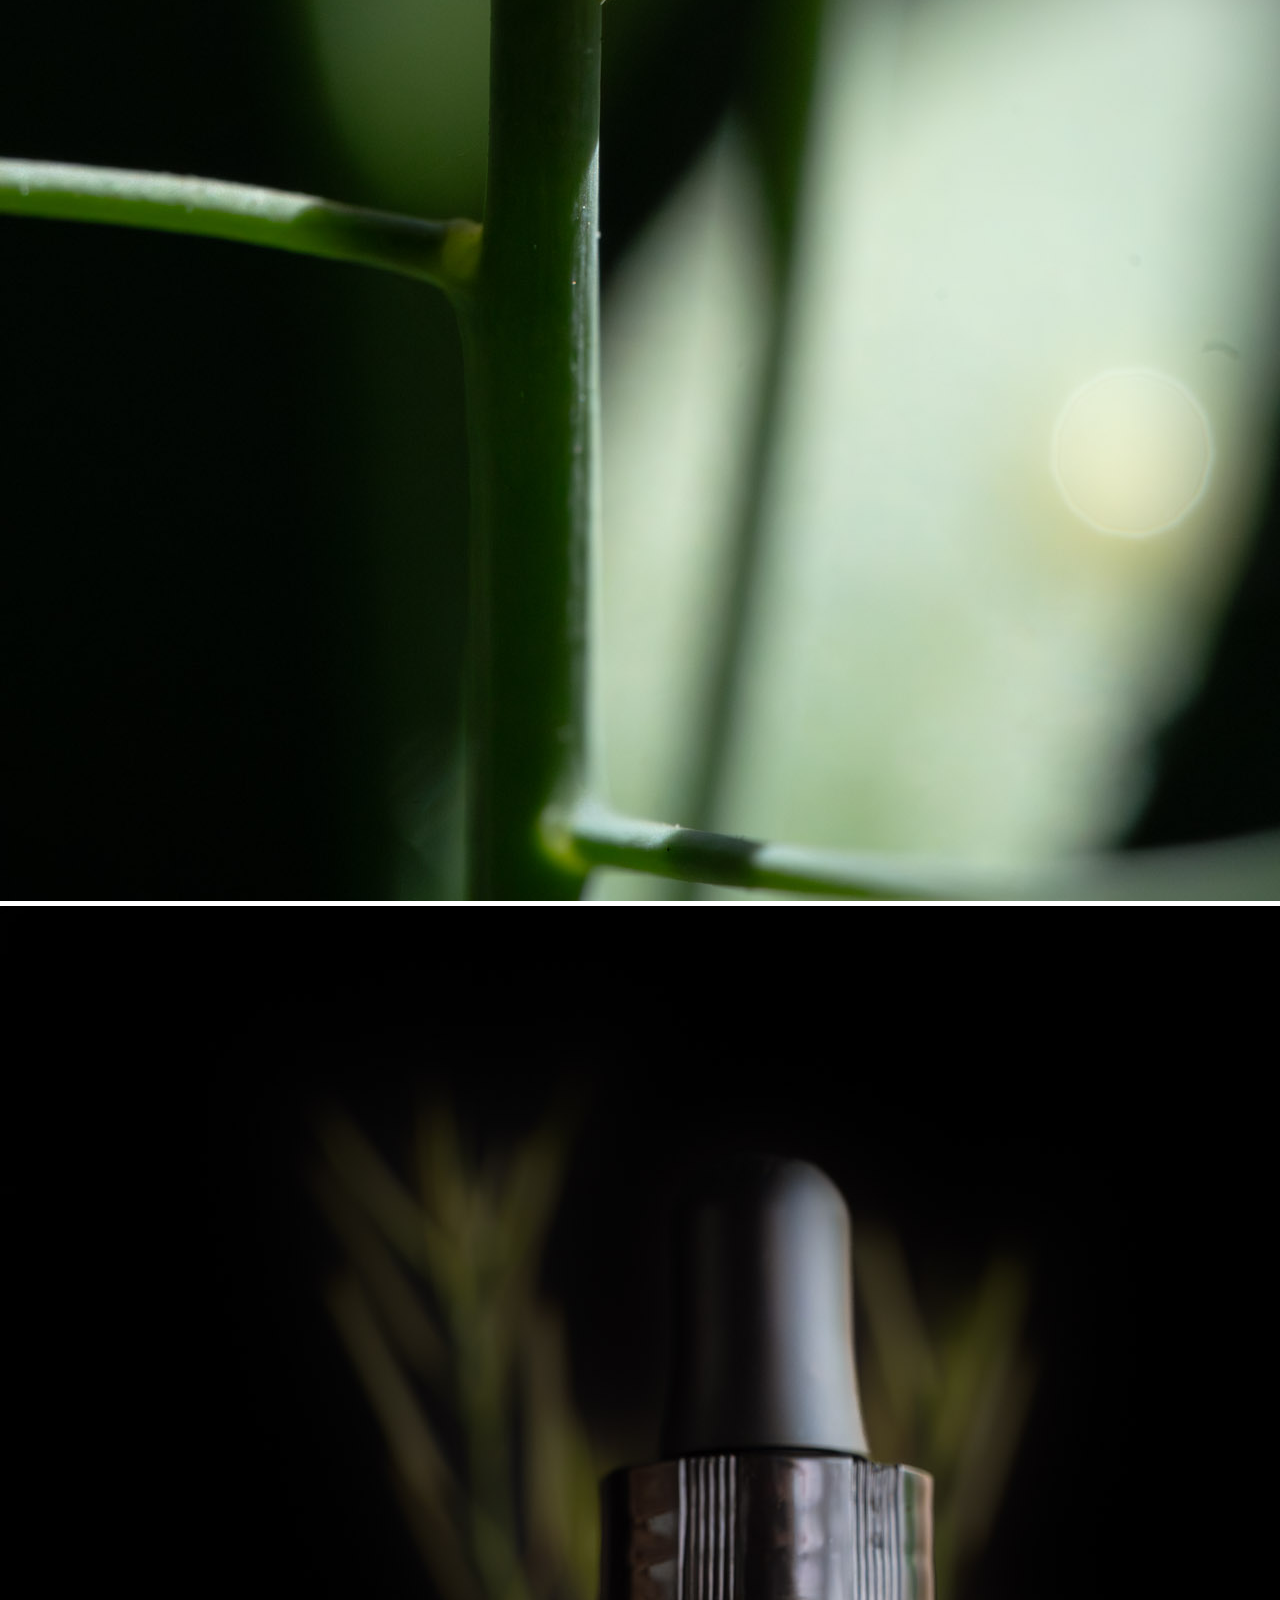
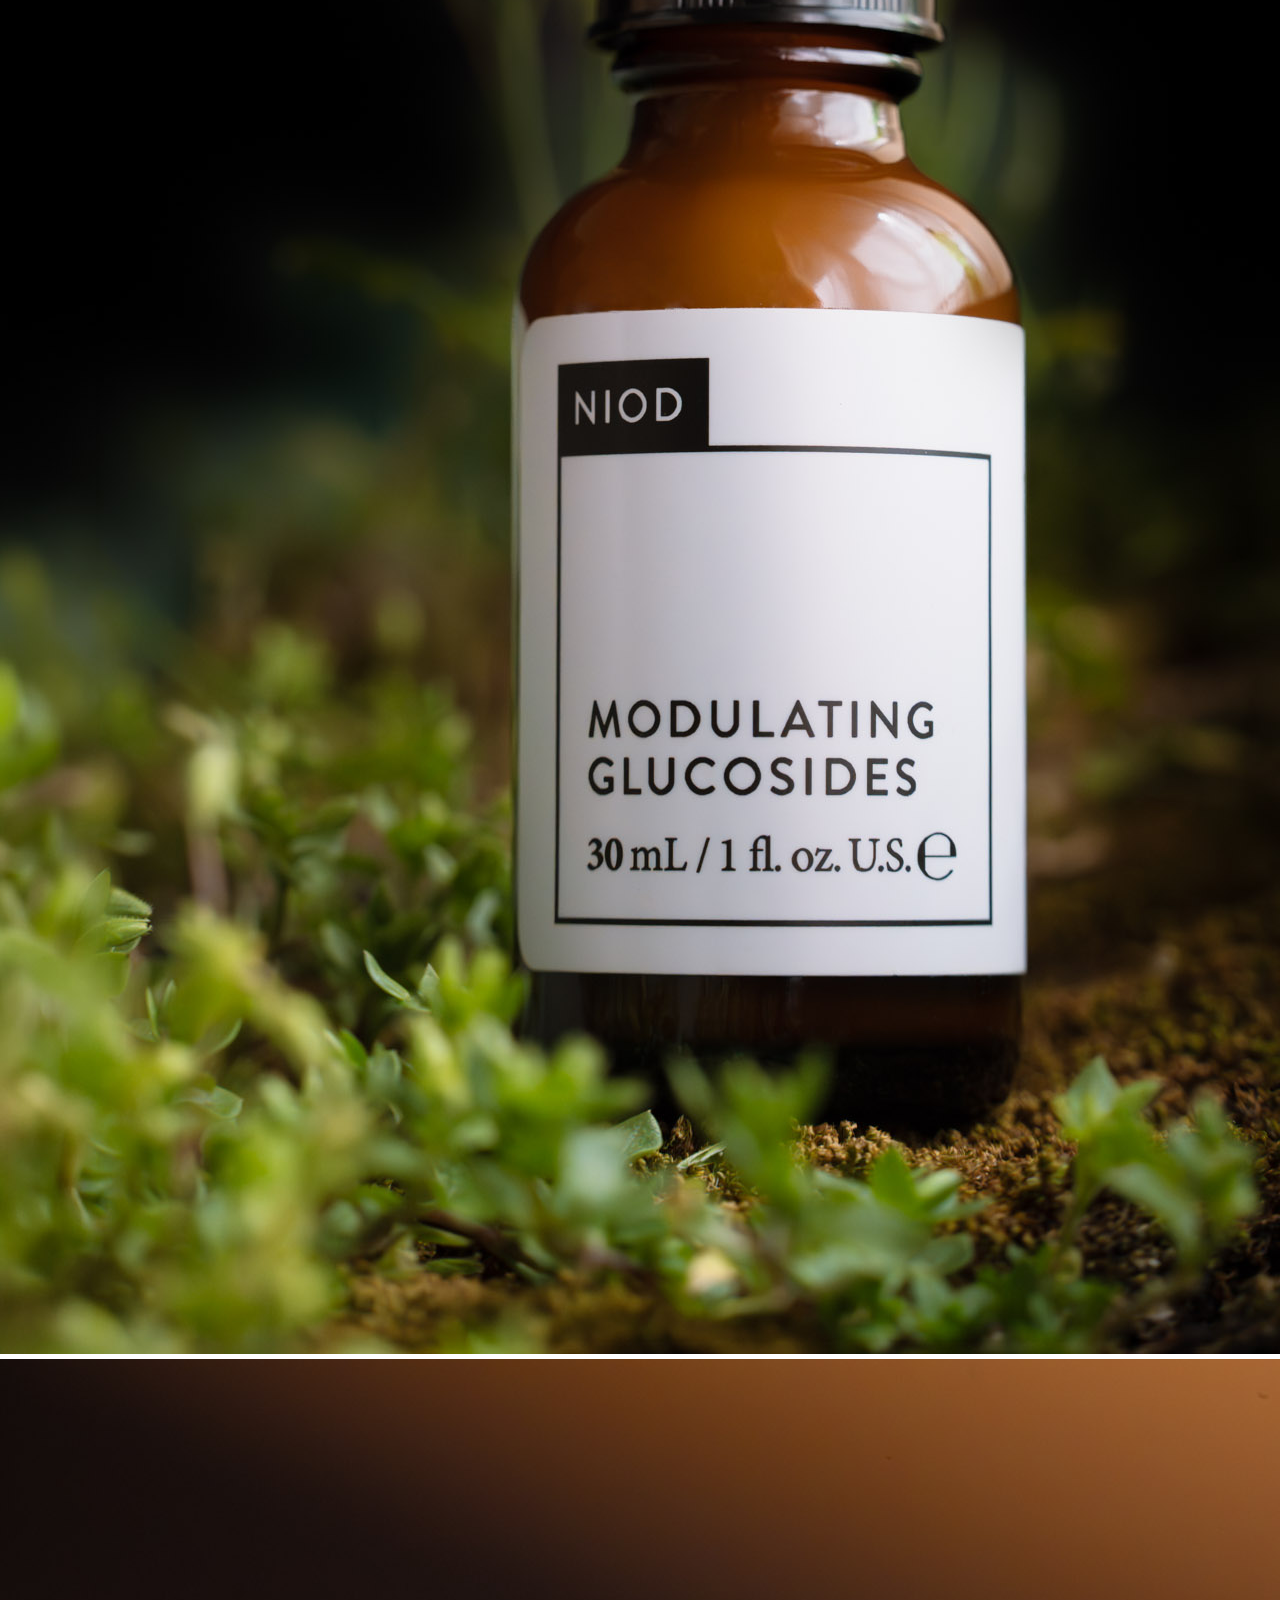
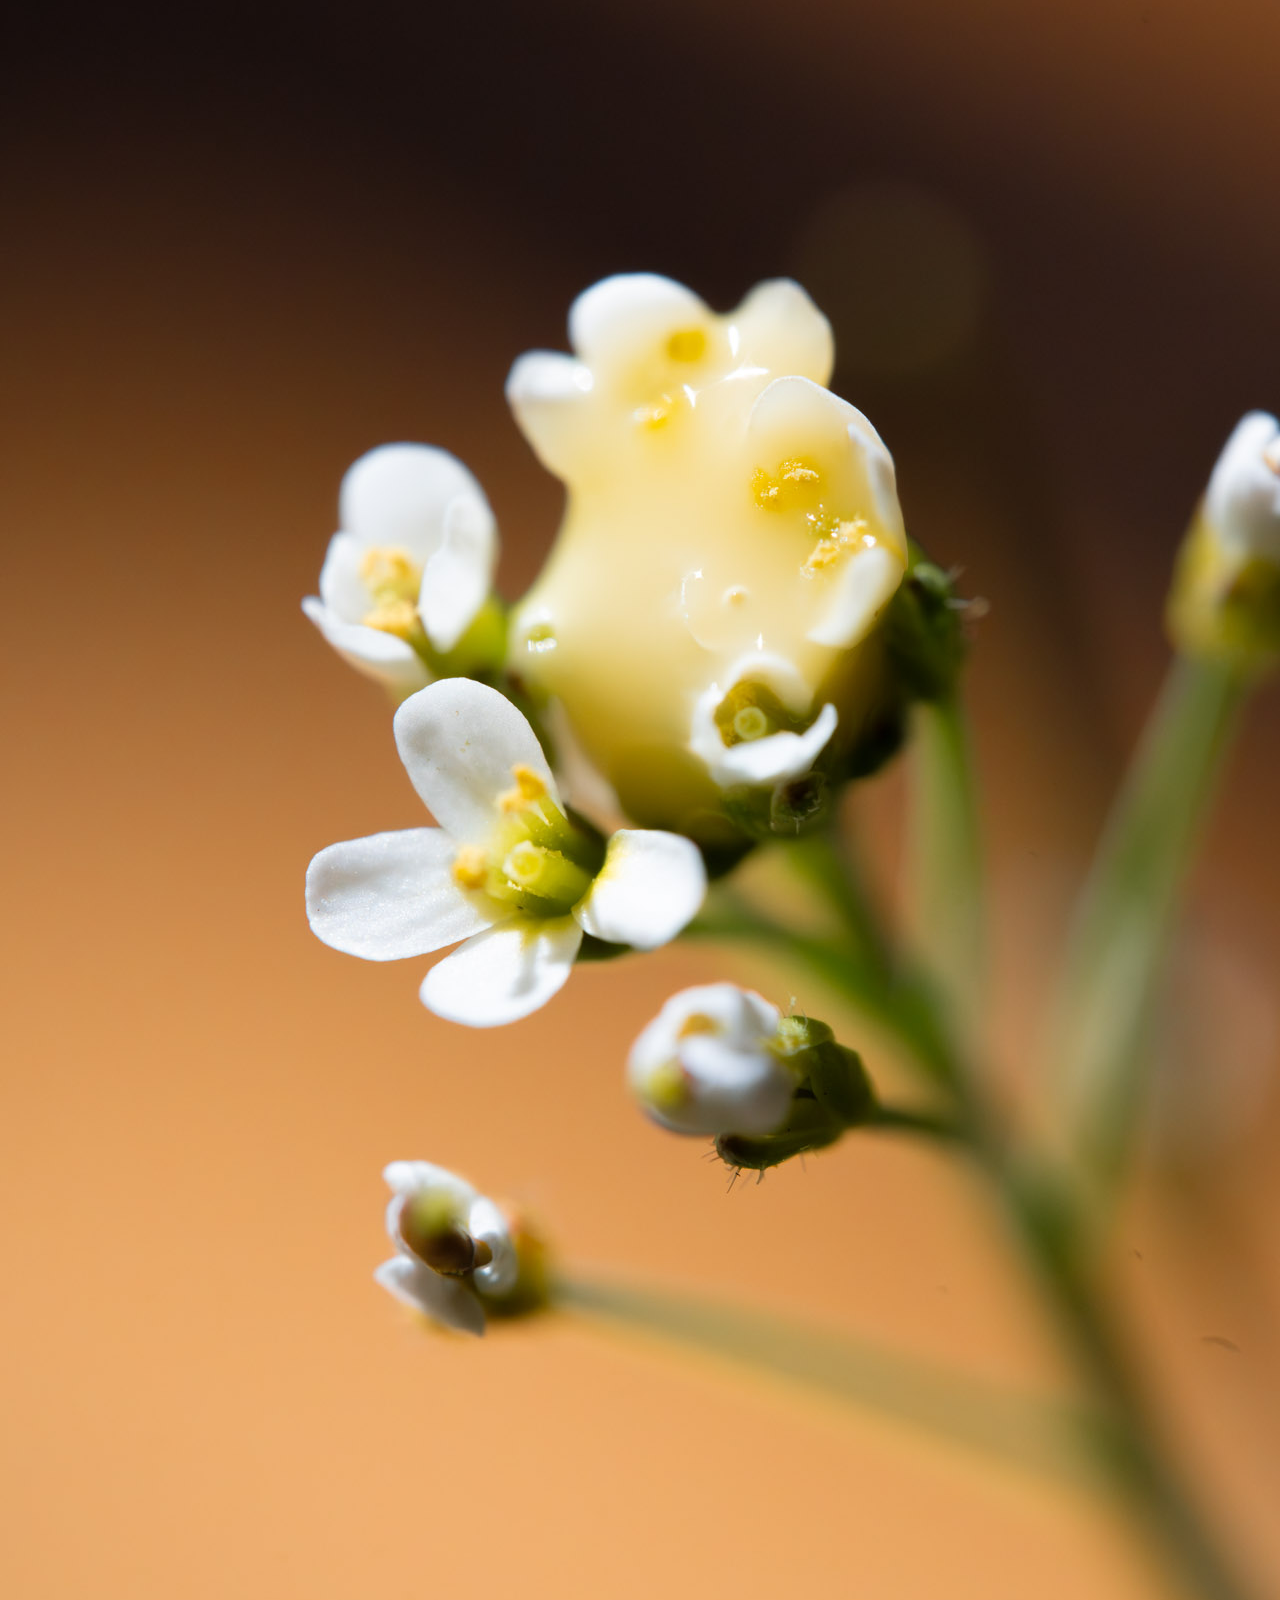
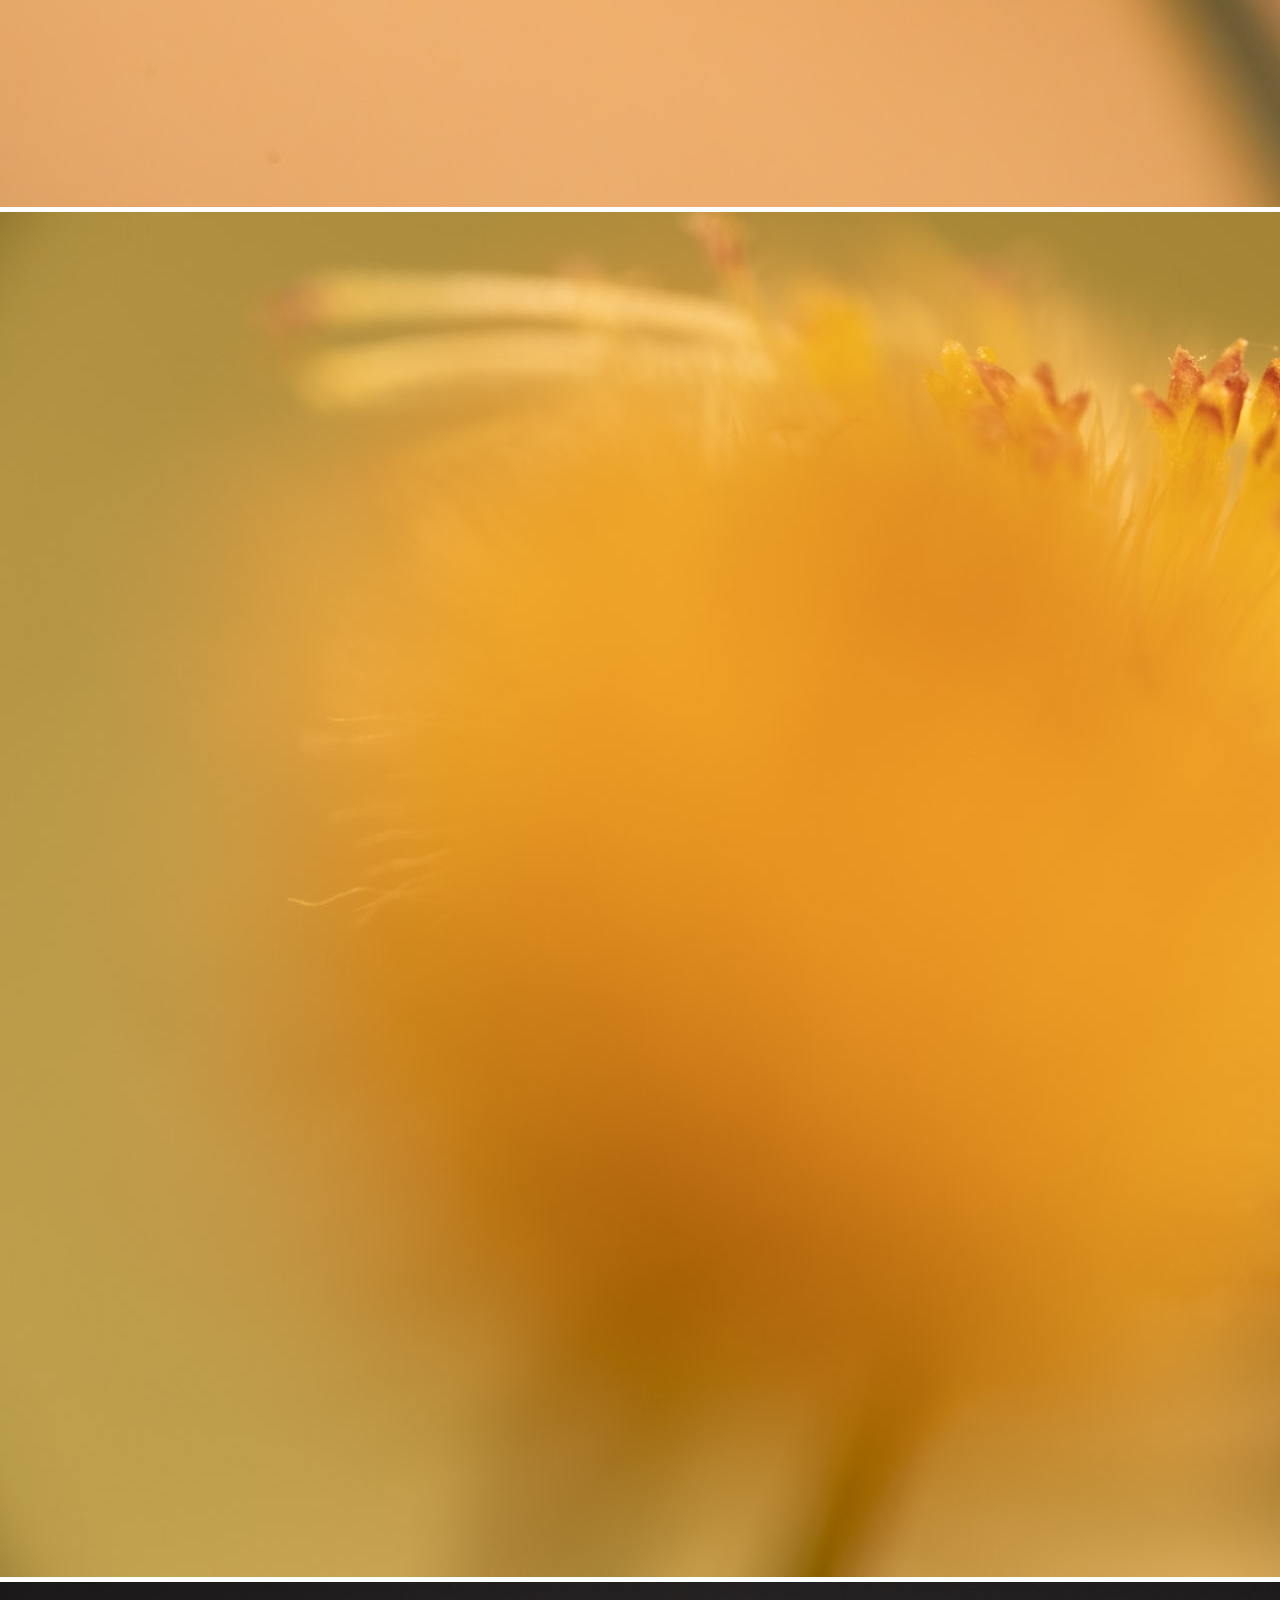
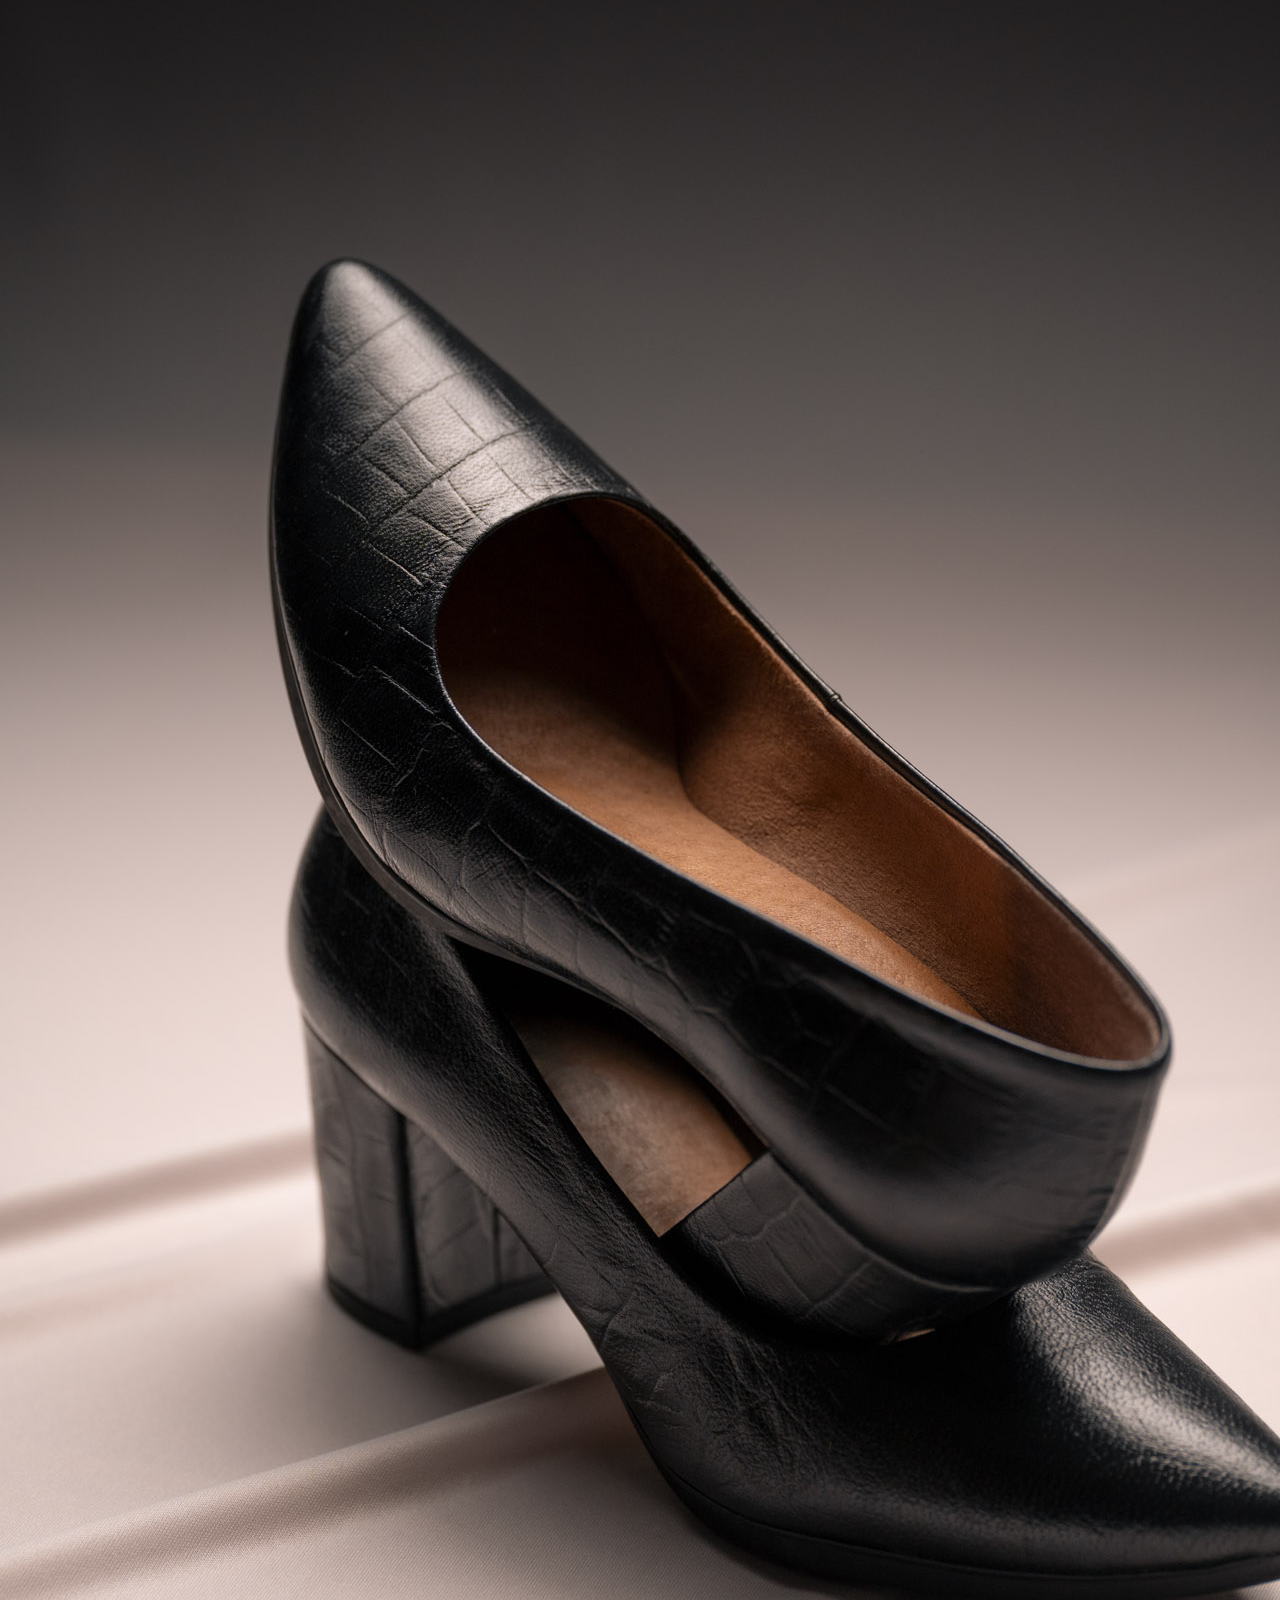
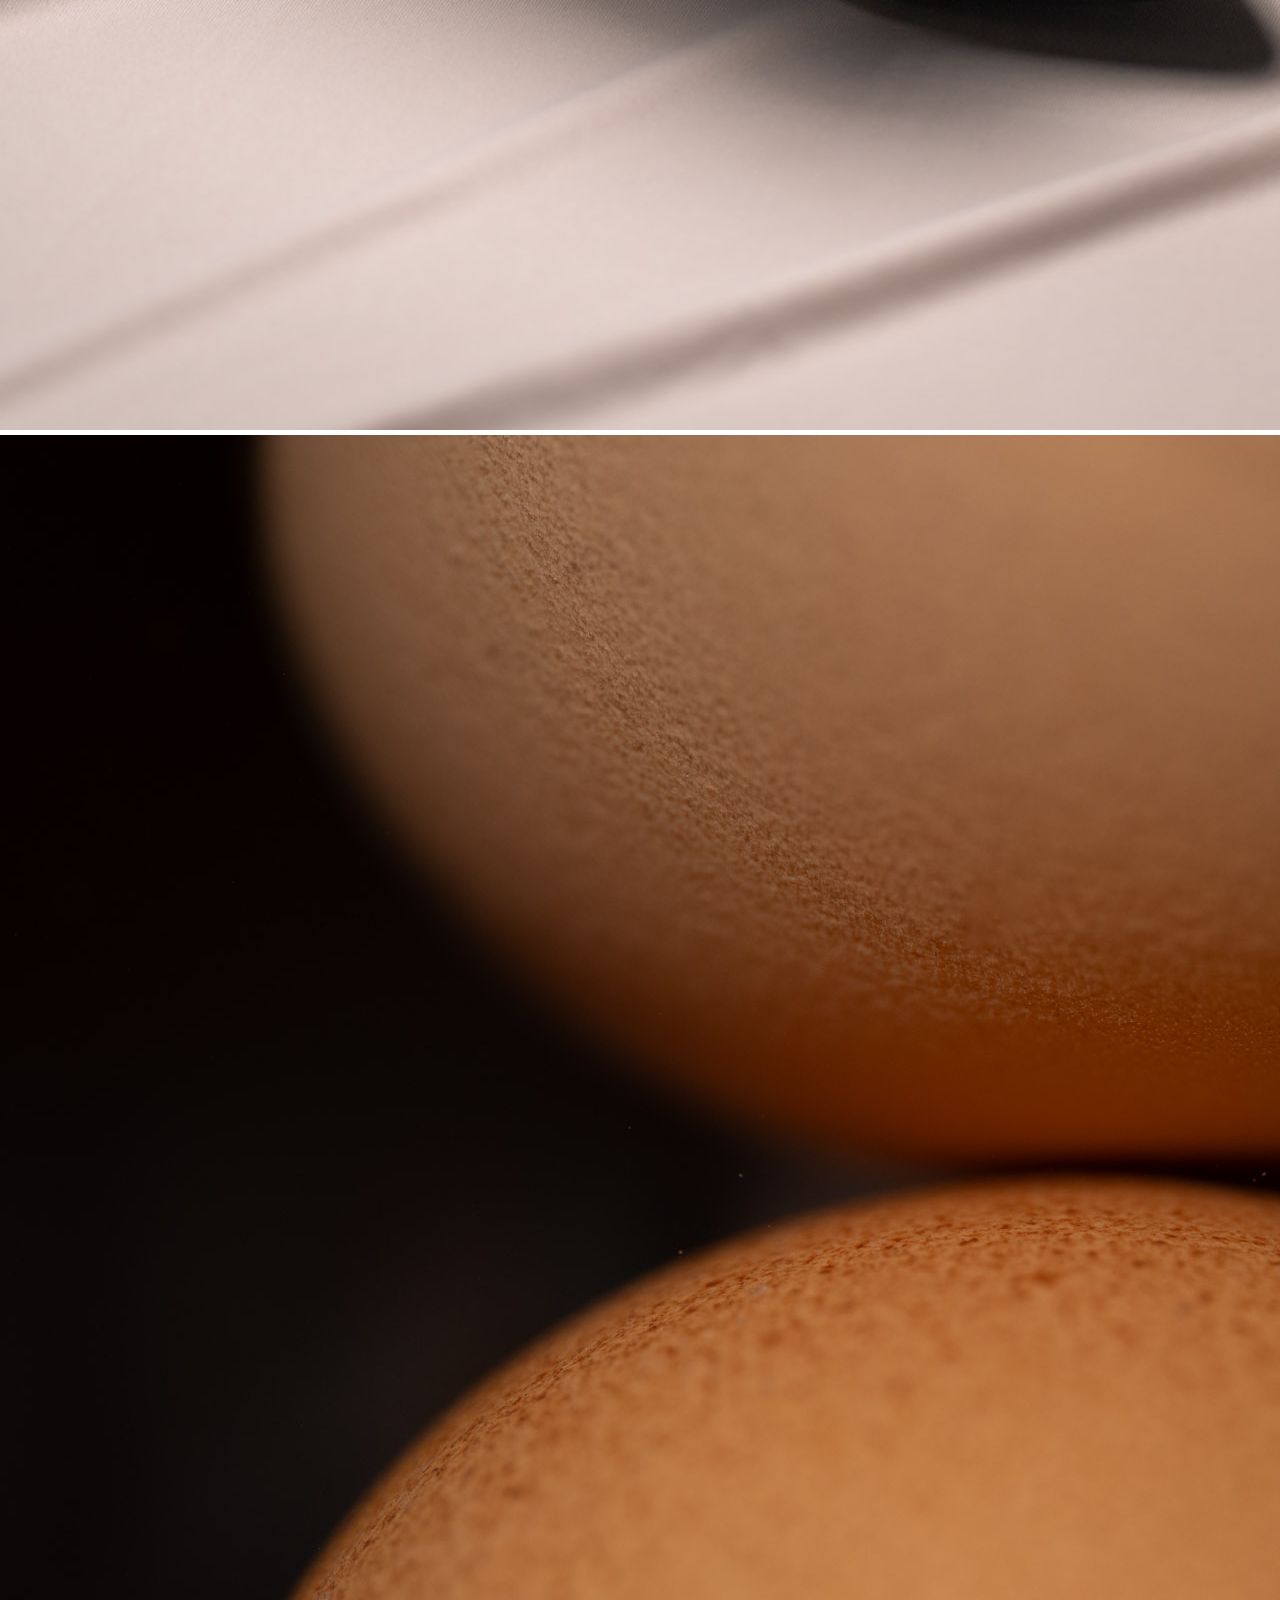
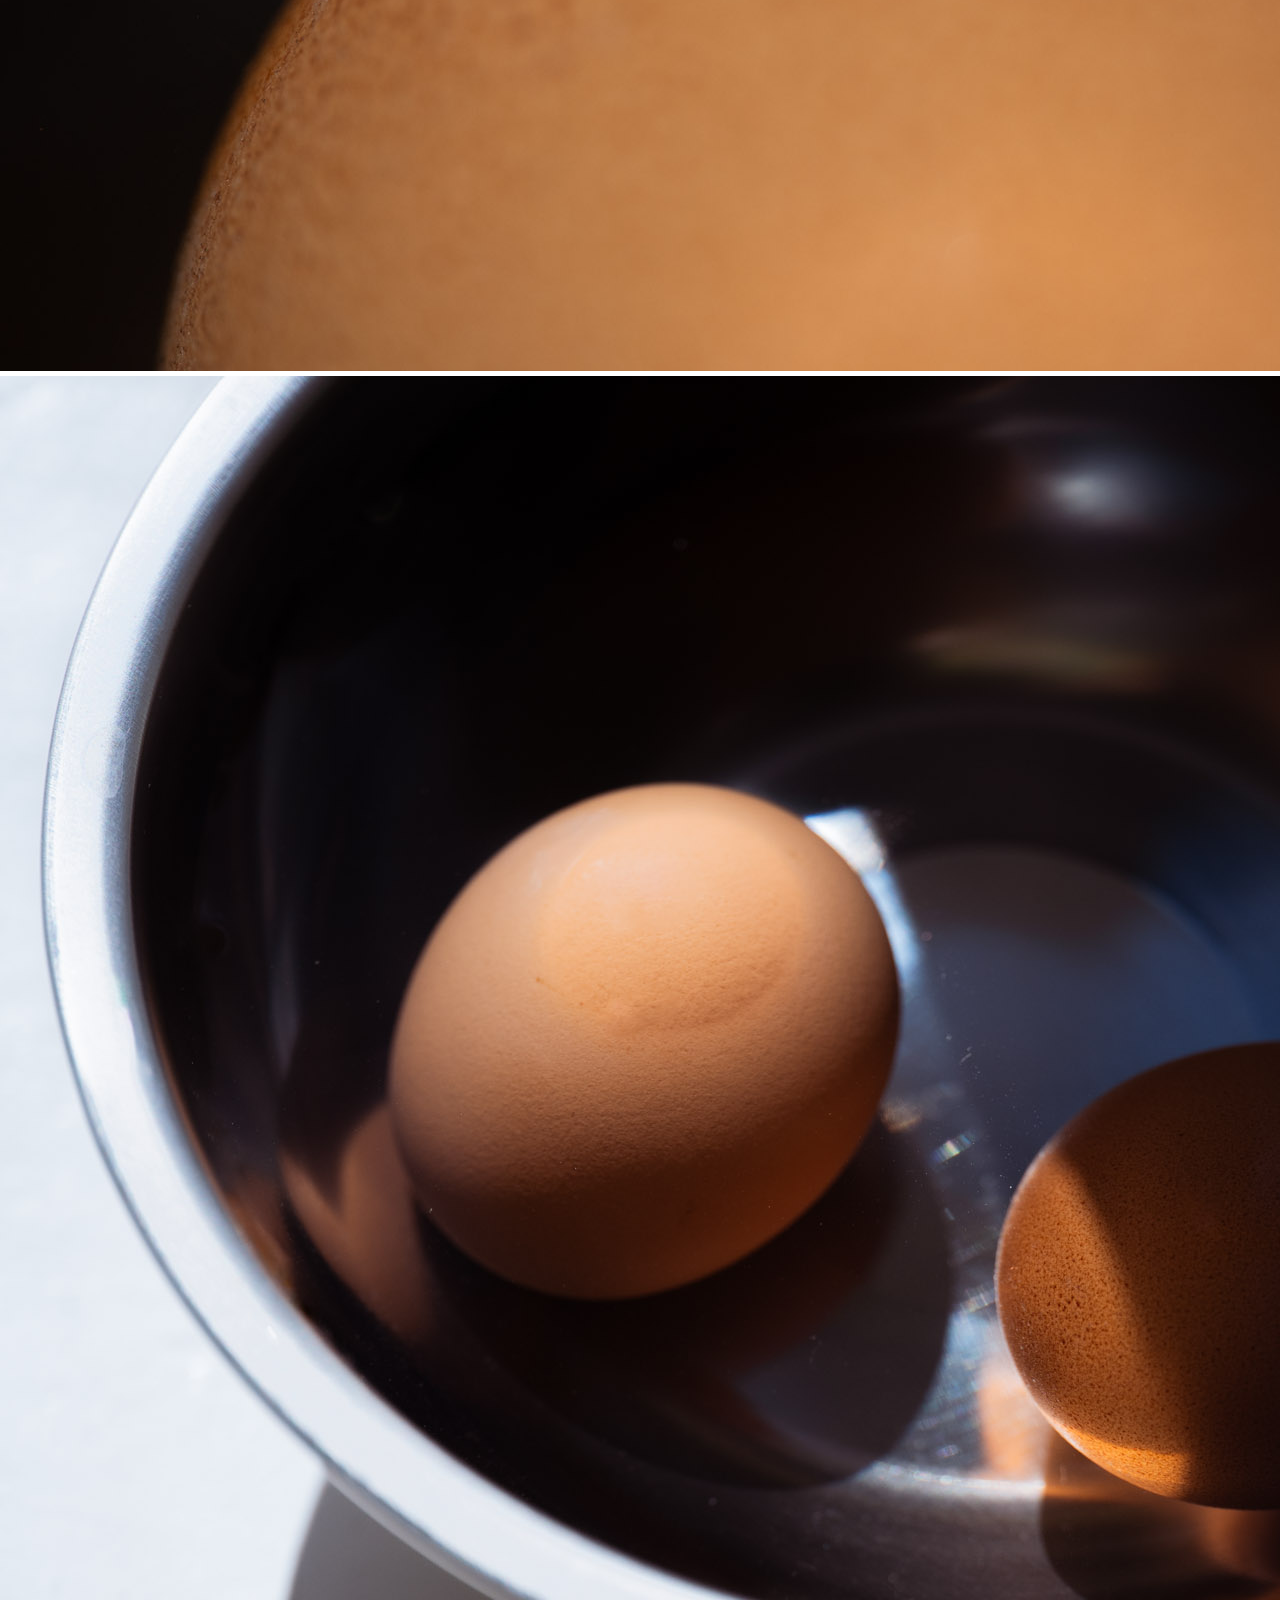
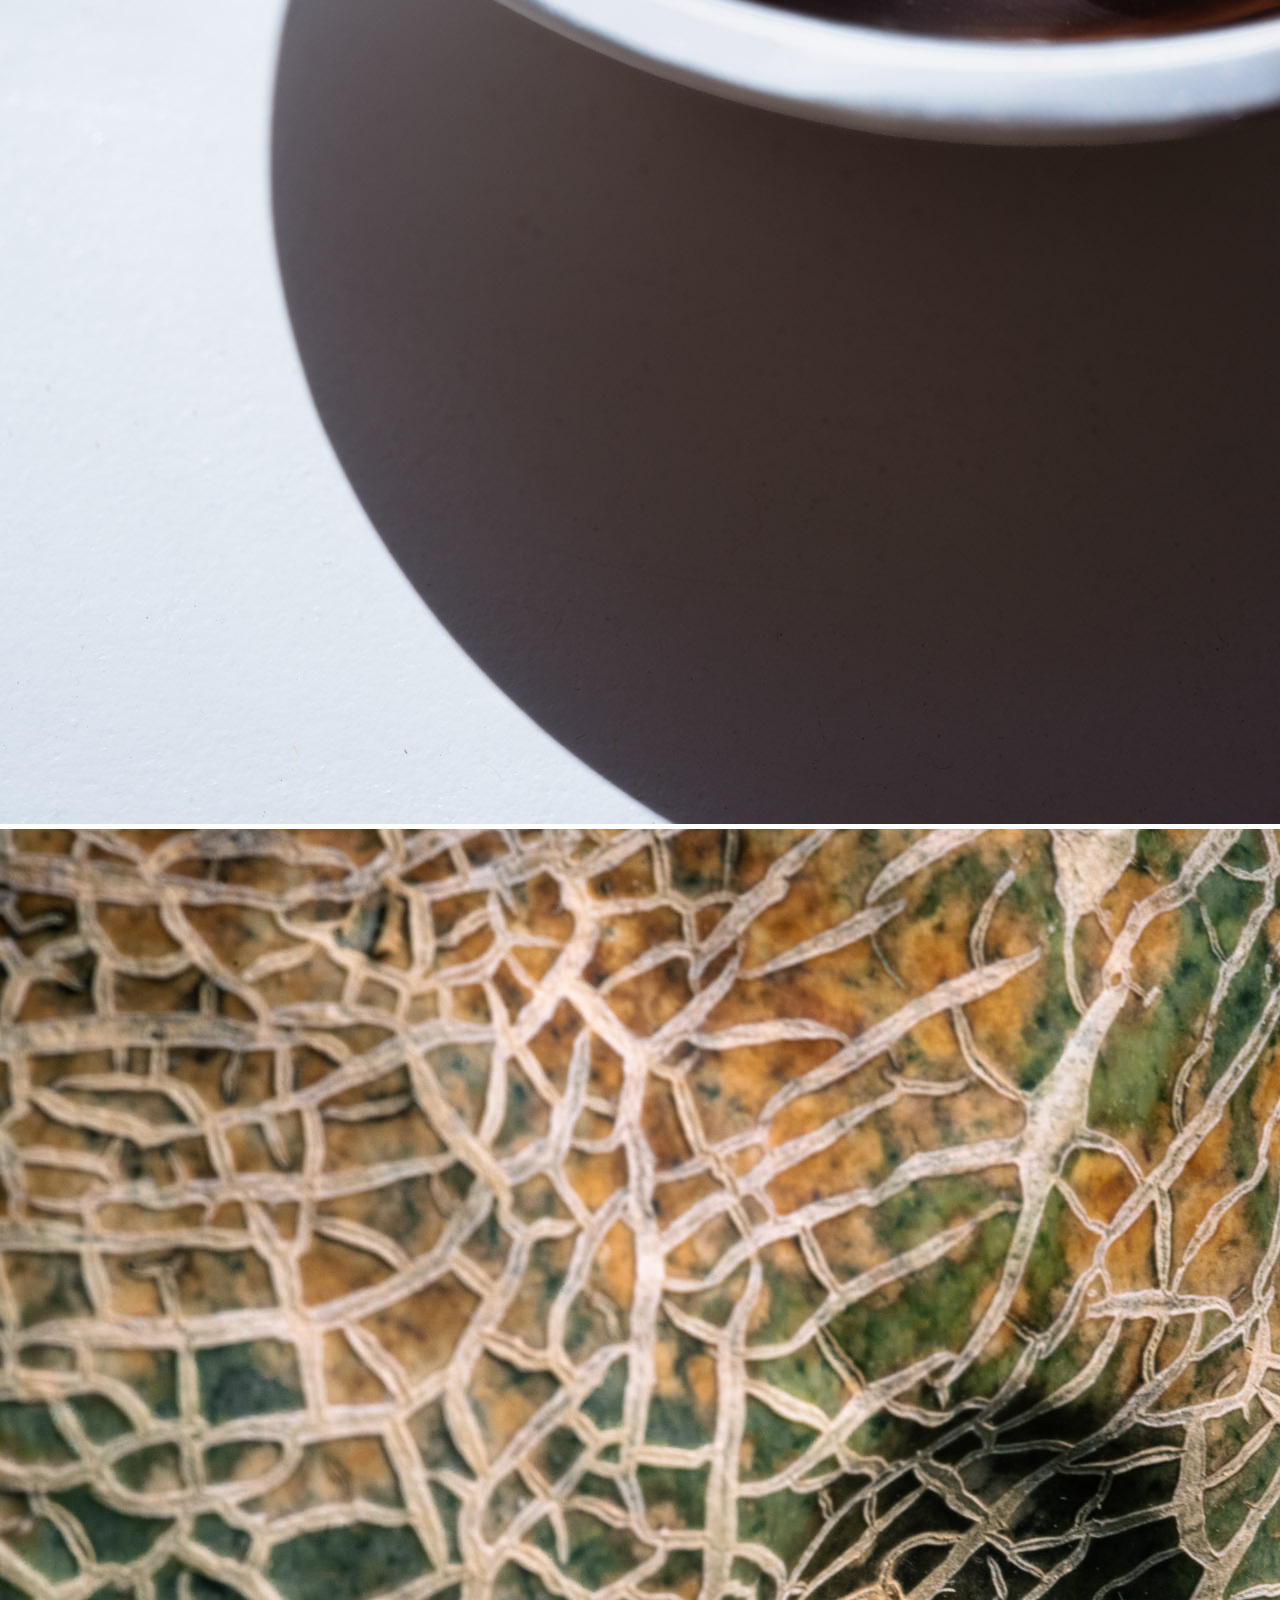
<file: noemirey.com/stilllife.html>
<!DOCTYPE html>
<html lang="en">
<head>
  <meta charset="UTF-8">
  <meta name="viewport" content="width=device-width, initial-scale=1.0">
  <title>Noemi Rey</title>
  <meta property="og:type" content="website">
  <meta property="og:title" content="Noemi Rey — Photography">
  <meta property="og:description" content="Photographer based in Berlin working at the intersection of still life and macro photography.">
  <meta property="og:url" content="https://noemirey.com/">
  <meta property="og:image" content="https://noemirey.com/assets/project-04/frame_01.jpg">
  <meta name="twitter:card" content="summary_large_image">
  <meta name="twitter:image" content="https://noemirey.com/assets/project-04/frame_01.jpg">
  <link rel="icon" href="assets/favicon.ico" sizes="48x48">
  <link rel="icon" type="image/svg+xml" href="assets/favicon.svg">
  <link rel="apple-touch-icon" href="assets/apple-touch-icon.png">
  <link rel="stylesheet" href="style.css">
</head>
<body>
  <nav>
    <a href="about.html">about</a>
    <a href="index.html" class="nav-title">Noemi Rey</a>
    <a href="contact.html">contact</a>
  </nav>

  <main class="index-gallery">

    <!-- 1. Single portrait, centrada -->
    <section class="obra">
      <a href="project-02.html" class="obra__s23">
        <img src="assets/project-02/frame_04.jpg" alt="">
      </a>
    </section>

    <!-- 2. Trío de portraits -->
    <section class="obra">
      <div class="obra__trio">
        <a href="project-01.html"><img src="assets/project-01/frame_02.jpg" alt=""></a>
        <a href="project-01.html"><img src="assets/project-01/frame_01.jpg" alt=""></a>
        <a href="project-01.html"><img src="assets/project-01/frame_04.jpg" alt=""></a>
      </div>
    </section>

    <!-- 3. Landscape centrada -->
    <section class="obra">
      <a href="project-03.html" class="obra__s32">
        <img src="assets/project-03/frame_01.jpg" alt="">
      </a>
    </section>

    <!-- 4. Portrait xs centrada -->
    <section class="obra">
      <a href="#" class="obra__s23--xs">
        <img src="assets/index/frame_01.jpg" alt="">
      </a>
    </section>

    <!-- 5. Dúo landscape + portrait -->
    <section class="obra">
      <div class="obra__duo">
        <a href="#" class="obra__duo--land"><img src="assets/index/frame_02.jpg" alt=""></a>
        <a href="#" class="obra__duo--port"><img src="assets/index/frame_03.jpg" alt=""></a>
      </div>
    </section>

    <!-- 6. Portrait XXL bleed -->
    <section class="obra obra--bleed">
      <a href="project-02.html" class="obra__xxl">
        <img src="assets/project-02/frame_03.jpg" alt="">
      </a>
    </section>

    <!-- 7. Portrait l centrada -->
    <section class="obra">
      <a href="#" class="obra__s23--l">
        <img src="assets/index/frame_04.jpg" alt="">
      </a>
    </section>

    <!-- 8. Landscape centrada — The Ordinary -->
    <section class="obra">
      <a href="project-04.html" class="obra__s32">
        <img src="assets/project-04/frame_01.jpg" alt="">
      </a>
    </section>

  </main>

  <footer>
    <span>© 2026 Noemi Rey</span>
    <a href="legal.html">legal notice</a>
  </footer>

  <script src="gallery.js"></script>
</body>
</html>
</file>
<file: noemirey.com/style.css>
/* ─── Fonts ──────────────────────────────────────────────────────────────── */
@font-face { font-family:'Avenir'; src:url('assets/fonts/avenir-light.woff2') format('woff2'); font-weight:300; font-display:swap; }
@font-face { font-family:'Avenir'; src:url('assets/fonts/avenir-book.woff2') format('woff2'); font-weight:400; font-display:swap; }
@font-face { font-family:'Avenir'; src:url('assets/fonts/avenir-medium.woff2') format('woff2'); font-weight:500; font-display:swap; }
@font-face { font-family:'Avenir'; src:url('assets/fonts/avenir-black.woff2') format('woff2'); font-weight:800; font-display:swap; }
@font-face { font-family:'Happy Time'; src:url('assets/fonts/happy-time.woff2') format('woff2'); font-weight:400; font-style:italic; font-display:swap; }

/* ─── Reset ───────────────────────────────────────────────────────────────── */
*, *::before, *::after { box-sizing: border-box; margin: 0; padding: 0; }

/* ─── Tokens ──────────────────────────────────────────────────────────────── */
:root {
  --nav-h:    48px;
  --footer-h: 48px;
  --margin:   120px;
  --gap:      10px;
  --col-w:    14vw;
  --inner-h:  calc(100vh - 2 * var(--margin) - var(--nav-h) - var(--footer-h));
  --wh-margin: clamp(32px, 5vw, 72px);
  --serif: 'Happy Time', Georgia, serif;
}

/* ─── Base ────────────────────────────────────────────────────────────────── */
html { font-size: 14.3px; }

body {
  font-family: 'Avenir', Helvetica, Arial, sans-serif;
  font-weight: 300;
  background: #fff;
  color: #111;
  overflow-x: hidden;
}

/* Home page: body overflow hidden so the snap container controls scrolling */
body.home { overflow: hidden; }

a { color: inherit; text-decoration: none; }

/* Mientras se traduce al español (idioma detectado) no se muestra el inglés un instante */
html.i18n-pending body { visibility: hidden; }

/* ─── Nav ─────────────────────────────────────────────────────────────────── */
nav {
  position: fixed;
  inset: 0 0 auto 0;
  z-index: 100;
  height: var(--nav-h);
  display: flex;
  align-items: center;
  justify-content: space-between;
  padding: 0 32px;
  background: #fff;
  font-size: 13px;
  font-weight: 300;
  letter-spacing: 0.01em;
}
nav a { transition: opacity .2s; }
nav a:hover { opacity: .4; }
.nav-title { position: absolute; left: 50%; transform: translateX(-50%); }
.nav-left { display: flex; gap: 20px; }
.nav-right { display: flex; align-items: center; }
.nav-lang {
  background: none;
  border: 0;
  padding: 0;
  font: inherit;
  letter-spacing: inherit;
  color: inherit;
  cursor: pointer;
  transition: opacity .2s;
}
.nav-lang:hover { opacity: .4; }
.nav-lang:focus-visible { outline: 1px solid currentColor; outline-offset: 4px; }

/* ─── Footer ──────────────────────────────────────────────────────────────── */
footer {
  position: fixed;
  inset: auto 0 0 0;
  z-index: 100;
  height: var(--footer-h);
  display: flex;
  align-items: center;
  justify-content: space-between;
  padding: 0 32px;
  background: #fff;
  font-size: 13px;
  font-weight: 300;
  letter-spacing: 0.01em;
}
.footer-links { display: flex; gap: 20px; }
footer a { transition: opacity .2s; }
footer a:hover { opacity: .4; }

/* ═══════════════════════════════════════════════════════════════════════════
   WEDDING HOME — scroll-snap, one section per viewport
═══════════════════════════════════════════════════════════════════════════ */

/* Scroll container */
.wh {
  height: 100vh;
  height: 100dvh;
  overflow-y: scroll;
  overflow-x: hidden;
  scroll-snap-type: y mandatory;
  scroll-behavior: smooth;
}

/* Every section = one full viewport */
.wh-hero,
.wh-intro,
.wh-trio,
.wh-based,
.wh-moment,
.wh-cta,
.wh-strip {
  height: 100vh;
  height: 100dvh;
  flex-shrink: 0;
  scroll-snap-align: start;
  scroll-snap-stop: always;
}

/* ── Hero ── full-bleed photo + title overlay */
.wh-hero {
  position: relative;
  display: flex;
  flex-direction: column;
  align-items: center;
  padding-top: var(--nav-h);
  padding-bottom: var(--footer-h);
  overflow: hidden;
}
.wh-hero img {
  display: block;
  width: auto;
  height: auto;
  max-height: calc((100dvh - var(--nav-h) - var(--footer-h)) * 0.88);
  max-width: 40%;
}
.wh-hero__title {
  position: absolute;
  bottom: var(--footer-h);
  left: 0;
  right: 0;
  text-align: center;
  font-family: var(--serif);
  font-style: italic;
  font-weight: 400;
  font-size: clamp(2.5rem, 6vw, 7rem);
  line-height: 1;
  color: #444;
}

/* ── Intro ── text only, vertically centered */
.wh-intro {
  display: flex;
  flex-direction: column;
  align-items: center;
  justify-content: center;
  text-align: center;
  padding: var(--nav-h) clamp(48px, 15vw, 220px) var(--footer-h);
}
.wh-intro__tagline {
  font-size: 0.9rem;
  letter-spacing: 0.05em;
  margin-bottom: 36px;
}
.wh-intro p {
  font-size: 0.9rem;
  line-height: 1.9;
  max-width: 520px;
}
.wh-intro p + p { margin-top: 16px; }

/* ── Trio ── three portrait photos at natural ratio */
.wh-trio {
  display: flex;
  align-items: center;
  justify-content: center;
  gap: 8px;
  padding: var(--nav-h) var(--wh-margin) var(--footer-h);
}
.wh-trio__item {
  flex: 1;
  display: flex;
  align-items: center;
  justify-content: center;
  min-width: 0;
  height: calc(100vh - var(--nav-h) - var(--footer-h));
  height: calc(100dvh - var(--nav-h) - var(--footer-h));
}
.wh-trio__item img {
  display: block;
  max-height: 100%;
  max-width: 100%;
  width: auto;
  height: auto;
}

/* ── Based in Ibiza ── text only, vertically centered */
.wh-based {
  display: flex;
  flex-direction: column;
  align-items: center;
  justify-content: center;
  text-align: center;
  padding: var(--nav-h) 24px var(--footer-h);
}
.wh-based__heading {
  font-size: 0.9rem;
  font-weight: 300;
  letter-spacing: 0.06em;
  margin-bottom: 32px;
}
.wh-based p {
  font-size: 0.9rem;
  line-height: 1.9;
  max-width: 380px;
}

/* ── Moment sections ── photo at natural ratio + text */
.wh-moment {
  display: grid;
  grid-template-columns: 1fr 1fr;
  grid-template-areas: "img text";
  padding-top: var(--nav-h);
  padding-bottom: var(--footer-h);
}
.wh-moment--img-right { grid-template-areas: "text img"; }

.wh-moment__img {
  grid-area: img;
  display: flex;
  align-items: center;
  justify-content: center;
  padding: 24px 20px;
  overflow: hidden;
}
.wh-moment__img img {
  display: block;
  /* Natural aspect ratio — max-height/width contain it without cropping */
  max-height: calc(100vh - var(--nav-h) - var(--footer-h) - 48px);
  max-height: calc(100dvh - var(--nav-h) - var(--footer-h) - 48px);
  max-width: 100%;
  width: auto;
  height: auto;
}

.wh-moment__text {
  grid-area: text;
  display: flex;
  flex-direction: column;
  align-items: center;
  justify-content: center;
  padding: 48px 40px;
  text-align: center;
}
.wh-moment__heading {
  font-family: var(--serif);
  font-style: italic;
  font-weight: 400;
  font-size: clamp(2rem, 3.2vw, 3.2rem);
  line-height: 1.1;
  margin-bottom: 24px;
}
.wh-moment__body {
  font-size: 0.88rem;
  line-height: 1.9;
  max-width: 300px;
}

/* ── CTA ── text only, vertically centered */
.wh-cta {
  display: flex;
  flex-direction: column;
  align-items: center;
  justify-content: center;
  text-align: center;
  padding: var(--nav-h) 24px var(--footer-h);
}
.wh-cta__pre {
  font-size: 0.85rem;
  letter-spacing: 0.05em;
  margin-bottom: 24px;
}
.wh-cta__title {
  font-family: var(--serif);
  font-style: italic;
  font-weight: 400;
  font-size: clamp(1.6rem, 2.8vw, 2.6rem);
  line-height: 1.35;
  margin-bottom: 36px;
  max-width: 520px;
}
.wh-cta__link {
  font-size: 0.88rem;
  letter-spacing: 0.03em;
  border-bottom: 1px solid #111;
  padding-bottom: 2px;
  transition: opacity .2s;
}
.wh-cta__link:hover { opacity: .4; }

/* ── Strip ── landscape photos at natural 4:3 ratio */
.wh-strip {
  display: flex;
  align-items: center;
  gap: clamp(12px, 1.5vw, 24px);
  padding: var(--nav-h) clamp(16px, 3vw, 40px) var(--footer-h);
  overflow-x: auto;
  scrollbar-width: none;
}
.wh-strip::-webkit-scrollbar { display: none; }
.wh-strip-wrap { position: relative; }
.wh-strip__arrow { display: none; }
.wh-strip__item {
  flex: 0 0 auto;
  height: calc((100dvh - var(--nav-h) - var(--footer-h)) * 0.72);
}
.wh-strip__item img {
  display: block;
  height: 100%;
  width: auto;
}

/* ── Desktop: ajustes hechos en Design (referencia 1440×900) ──────────────
   Título del hero 56 px por encima del pie · CTA = 730 px (≈81 % de pantalla).
   El resto de secciones siguen a pantalla completa con snap.               */
@media (min-width: 769px) {
  .wh-hero__title { bottom: calc(var(--footer-h) + 56px); }

  .wh-cta {
    height: auto;
    min-height: 81.12vh;
    min-height: 81.12dvh;
  }
}

/* ═══════════════════════════════════════════════════════════════════════════
   PROJECT PAGES — fixed full-viewport frame, no scroll
═══════════════════════════════════════════════════════════════════════════ */
.project-layout {
  position: fixed;
  inset: 0;
  display: flex;
  align-items: center;
  justify-content: space-between;
  padding: var(--margin);
  overflow: hidden;
  background: #fff;
}

.project-thumbs {
  flex: 0 0 auto;
  height: var(--inner-h);
  display: flex;
  flex-direction: column;
  gap: var(--gap);
}
.thumb-row {
  flex: 0 0 auto;
  display: flex;
  gap: var(--gap);
}
.thumb {
  display: block;
  overflow: hidden;
  cursor: pointer;
  flex: 0 0 auto;
  width: calc((var(--inner-h) - 2*var(--gap)) / 4);
}
.thumb.is-portrait  { aspect-ratio: 3/4; }
.thumb.is-landscape { aspect-ratio: 4/3; }
.thumb img {
  display: block; width: 100%; height: 100%; object-fit: cover; transition: opacity .2s;
}
.thumb:hover img, .thumb.active img { opacity: .65; }

.project-thumbs--p03 {
  flex: 0 0 auto;
  height: var(--inner-h);
  display: flex;
  gap: var(--gap);
}
.thumb-col--land {
  display: flex;
  flex-direction: column;
  gap: var(--gap);
  height: 100%;
  width: calc((var(--inner-h) - 5*var(--gap)) / 6 * 3 / 2);
}
.thumb-col--land .thumb {
  width: 100%;
  height: calc((var(--inner-h) - 5*var(--gap)) / 6);
  aspect-ratio: 3/2;
}
.thumb-col--port {
  display: flex;
  flex-direction: column;
  gap: var(--gap);
  height: 100%;
  width: calc((var(--inner-h) - 2*var(--gap)) / 3 * 2 / 3);
}
.thumb-col--port .thumb {
  width: 100%;
  height: calc((var(--inner-h) - 2*var(--gap)) / 3);
  aspect-ratio: 2/3;
}

.project-spacer { flex: 1 1 auto; }

.project-featured {
  flex: 0 0 auto;
  height: var(--inner-h);
  display: flex;
  align-items: center;
}
.featured-box {
  height: 100%;
  width: auto;
  overflow: hidden;
  transition: aspect-ratio .3s ease;
}
.featured-box.is-portrait  { aspect-ratio: 3/4; }
.featured-box.is-landscape { aspect-ratio: 3/2; }
.featured-box img {
  display: block; width: 100%; height: 100%; object-fit: cover; transition: opacity .15s;
}
.featured-box img.is-loading { opacity: 0; }

.p03 .featured-box.is-portrait  { aspect-ratio: 2/3; }
.p03 .featured-box.is-landscape { aspect-ratio: 3/2; }

.p04 .thumb              { width: calc((var(--inner-h) - 4*var(--gap)) * 3 / 20); }
.p04 .thumb.is-portrait  { aspect-ratio: 2/3; }
.p04 .thumb.is-landscape { aspect-ratio: 3/2; }
.p04 .featured-box.is-portrait { aspect-ratio: 2/3; }

/* ═══════════════════════════════════════════════════════════════════════════
   ABOUT
═══════════════════════════════════════════════════════════════════════════ */
.about-layout {
  position: fixed;
  inset: 0;
  display: flex;
  align-items: center;
  justify-content: space-between;
  padding: var(--margin);
  background: #fff;
}
.about-text {
  align-self: flex-end;
  padding-bottom: 0;
  max-width: 320px;
}
.about-text p {
  font-weight: 300;
  line-height: 1.7;
  letter-spacing: .01em;
}
.about-text p + p { margin-top: 1.2em; }
.about-portrait {
  flex: 0 0 auto;
  height: var(--inner-h);
  display: flex;
  align-items: center;
}
.about-portrait img {
  display: block;
  height: 100%;
  width: auto;
  aspect-ratio: 3/4;
  object-fit: cover;
}

/* ═══════════════════════════════════════════════════════════════════════════
   CONTACT
═══════════════════════════════════════════════════════════════════════════ */
.contact {
  max-width: 900px;
  margin: 0 auto;
  padding: calc(var(--nav-h) + 56px) 32px calc(var(--footer-h) + 56px);
}
.cform { display: flex; flex-direction: column; gap: 28px; }
.cform__row { display: grid; grid-template-columns: 1fr 1fr; gap: 28px 56px; }
.cform__field { display: flex; flex-direction: column; min-width: 0; }
.cform label,
.cform legend { font-size: 13px; letter-spacing: .01em; }
.cform input[type="text"],
.cform input[type="email"],
.cform input[type="date"],
.cform textarea {
  width: 100%;
  margin-top: 4px;
  padding: 10px 0 8px;
  border: 0;
  border-bottom: 1px solid #111;
  border-radius: 0;
  background: transparent;
  font: inherit;
  font-size: 14px;
  color: #111;
  outline: none;
}
.cform input[type="text"],
.cform input[type="email"],
.cform input[type="date"] { height: 40px; }
.cform input:focus-visible,
.cform textarea:focus-visible { border-bottom-width: 2px; padding-bottom: 7px; }
.cform input:disabled { opacity: .35; }
.cform textarea { resize: vertical; min-height: 96px; line-height: 1.6; }

.cform__group { border: 0; padding: 0; min-width: 0; display: flex; flex-direction: column; gap: 10px; }
.cform__group legend { margin-bottom: 4px; padding: 0; }

/* Casillas y radios con forma de círculo (siguen siendo input nativos) */
.cform__check { display: flex; align-items: flex-start; gap: 10px; cursor: pointer; line-height: 1.5; }
.cform__check--small { font-size: 12px; margin-top: 8px; }
.cform__group .cform__check--small { margin-top: 0; }
.cform__check--option { font-size: 13px; }
.cform__check input {
  appearance: none;
  -webkit-appearance: none;
  flex: 0 0 auto;
  width: 14px;
  height: 14px;
  margin: 3px 0 0;
  border: 1px solid #777;
  border-radius: 50%;
  background: #fff;
  cursor: pointer;
  position: relative;
}
.cform__check input:checked { border-color: #111; }
.cform__check input:checked::after {
  content: "";
  position: absolute;
  inset: 2px;
  border-radius: 50%;
  background: #111;
}
.cform__check input:focus-visible { outline: 1px solid #111; outline-offset: 3px; }
.cform__desc { color: #555; }
.cform__check strong { font-weight: 500; }

.cform__actions { display: flex; flex-direction: column; align-items: center; gap: 16px; margin-top: 8px; }
.cform__send {
  background: none;
  border: 0;
  border-bottom: 1px solid #111;
  padding: 0 0 2px;
  font-family: var(--serif);
  font-style: italic;
  font-size: 1.15rem;
  color: #111;
  cursor: pointer;
  transition: opacity .2s;
}
.cform__send:hover { opacity: .4; }
.cform__send:disabled { opacity: .35; cursor: default; }
.cform__send:focus-visible { outline: 1px solid #111; outline-offset: 4px; }
.cform__status { font-size: 13px; text-align: center; max-width: 520px; }
.cform__status[hidden] { display: none; }
.cform__status a { border-bottom: 1px solid #111; }
.cform__consent { margin-top: 4px; }
.cform__consent a { border-bottom: 1px solid #111; }
.cform__trap { position: absolute; left: -9999px; width: 1px; height: 1px; opacity: 0; }

/* ═══════════════════════════════════════════════════════════════════════════
   LEGAL NOTICE / PRIVACY
═══════════════════════════════════════════════════════════════════════════ */
.legal-layout {
  min-height: 100vh;
  padding: calc(var(--nav-h) + var(--margin)) var(--margin) calc(var(--footer-h) + var(--margin));
  max-width: 640px;
}
.legal-layout h1 {
  font-size: 1.3rem;
  font-weight: 800;
  margin-bottom: 24px;
}
.legal-layout h2 {
  font-size: 1rem;
  font-weight: 800;
  margin: 28px 0 8px;
}
.legal-layout p {
  font-weight: 300;
  line-height: 1.7;
  letter-spacing: .01em;
  margin-bottom: 4px;
}
.legal-layout a { border-bottom: 1px solid currentColor; transition: opacity .2s; }
.legal-layout a:hover { opacity: .4; }
.legal-layout p { margin-bottom: 8px; }
.legal-updated { margin-top: 32px; font-size: 12px; color: #555; }

/* ═══════════════════════════════════════════════════════════════════════════
   RESPONSIVE — TABLET (max-width: 1024px)
═══════════════════════════════════════════════════════════════════════════ */
@media (max-width: 1024px) {
  :root {
    --margin: 60px;
    --col-w: 8vw;
    --wh-margin: 32px;
  }
  .project-layout, .about-layout { padding: var(--margin); }
  nav, footer { padding: 0 24px; }
  .wh-trio { gap: 4px; }
  .wh-moment__text { padding: 32px 24px; }
}

/* ═══════════════════════════════════════════════════════════════════════════
   RESPONSIVE — MOBILE (max-width: 768px)
═══════════════════════════════════════════════════════════════════════════ */
@media (max-width: 768px) {
  :root {
    --margin: 24px;
    --nav-h: 52px;
    --footer-h: 40px;
    --wh-margin: 20px;
  }

  nav, footer { padding: 0 20px; }
  .nav-left { gap: 16px; }

  /* ── Wedding home on mobile: natural scroll, no snap ── */
  body.home { overflow-x: hidden; overflow-y: auto; }

  .wh {
    height: auto;
    overflow-y: visible;
    scroll-snap-type: none;
  }

  .wh-hero,
  .wh-intro,
  .wh-trio,
  .wh-based,
  .wh-moment,
  .wh-cta,
  .wh-strip {
    height: auto;
    min-height: 100svh;
    scroll-snap-align: none;
    scroll-snap-stop: normal;
  }

  /* Hero: keep full-screen on mobile, allow photo to scale */
  .wh-hero { height: 100svh; }
  .wh-hero img { max-width: 80%; }
  /* Título del hero (ajuste hecho en Design, 390 px): más grande, en dos líneas,
     anclado a la foto (80vw de ancho × 4/3 de alto) y solapándola 35 px */
  .wh-hero__title {
    top: calc(var(--nav-h) + 106.7vw - 35px);
    bottom: auto;
    font-size: 58.75px;
  }

  /* Intro / Based / CTA: auto height */
  .wh-intro,
  .wh-based,
  .wh-cta {
    min-height: 0;
    padding: calc(var(--nav-h) + 48px) 32px calc(var(--footer-h) + 48px);
  }

  /* Trio: horizontal scroll strip */
  .wh-trio {
    min-height: 0;
    padding: var(--nav-h) 0 var(--footer-h);
    overflow-x: auto;
    -webkit-overflow-scrolling: touch;
    scroll-snap-type: x mandatory;
    justify-content: flex-start;
    gap: 4px;
    height: 100svh;
  }
  .wh-trio__item {
    flex: 0 0 78vw;
    height: calc(100svh - var(--nav-h) - var(--footer-h));
    scroll-snap-align: center;
  }

  /* Moments: image stacks above text */
  .wh-moment {
    grid-template-columns: 1fr;
    grid-template-areas:
      "img"
      "text";
    padding: var(--nav-h) 0 var(--footer-h);
  }
  .wh-moment--img-right {
    grid-template-areas:
      "img"
      "text";
  }
  .wh-moment__img {
    padding: 16px var(--wh-margin);
    height: 58svh;
  }
  .wh-moment__img img {
    max-height: 100%;
    max-width: 100%;
  }
  .wh-moment__text {
    height: auto;
    min-height: 0;
    padding: 28px var(--wh-margin) 32px;
  }
  .wh-moment__body { max-width: 100%; }

  /* Strip: carrusel horizontal; cada foto con su proporción natural y centrada
     al deslizar. El relleno lateral (12,66vw) deja centradas la primera y la
     última, que son horizontales 4:3 a 56vw de alto (= 74,67vw de ancho). */
  .wh-strip {
    min-height: 0;
    height: auto;
    padding: 0 12.66vw;
    overflow-x: auto;
    -webkit-overflow-scrolling: touch;
    scroll-snap-type: x mandatory;
    gap: 4px;
  }
  /* Pie de la home en móvil: al final de la página, no fijo encima de las fotos */
  body.home footer {
    position: static;
    margin-top: 40px;
  }

  .wh-strip__item {
    flex: 0 0 auto;
    height: 56vw;
    scroll-snap-align: center;
  }

  /* Flechas del carrusel (solo móvil): chevrones finos, blancos con sombra suave */
  .wh-strip__arrow {
    display: flex;
    align-items: center;
    justify-content: center;
    position: absolute;
    top: 50%;
    transform: translateY(-50%);
    width: 44px;
    height: 44px;
    padding: 0;
    border: 0;
    background: none;
    color: #fff;
    cursor: pointer;
    z-index: 2;
    -webkit-tap-highlight-color: transparent;
  }
  .wh-strip__arrow[hidden] { display: none; }
  .wh-strip__arrow--prev { left: 0; }
  .wh-strip__arrow--next { right: 0; }
  .wh-strip__arrow svg {
    width: 12px;
    height: 22px;
    fill: none;
    stroke: currentColor;
    stroke-width: 1.5;
    stroke-linecap: round;
    stroke-linejoin: round;
    filter: drop-shadow(0 0 3px rgba(0, 0, 0, .55));
  }
  .wh-strip__arrow:focus-visible { outline: 1px solid #fff; outline-offset: -6px; }

  /* ── Project pages ── */
  .project-layout {
    flex-direction: column;
    padding: calc(var(--nav-h) + 20px) 20px var(--footer-h);
    justify-content: flex-start;
  }
  .project-featured {
    width: 100%;
    height: 55vh;
    margin-bottom: 20px;
    justify-content: center;
  }
  .featured-box {
    height: 100%;
    width: 100%;
    display: flex;
    justify-content: center;
  }
  .featured-box img { width: 100%; height: 100%; object-fit: contain; }
  .project-spacer { display: none; }
  .project-thumbs, .project-thumbs--p03 {
    flex-direction: row;
    flex-wrap: wrap;
    justify-content: center;
    align-items: center;
    width: 100%;
    height: auto;
    padding-bottom: 10px;
    gap: 10px;
  }
  .thumb-row { flex-direction: row; justify-content: center; gap: 10px; }
  .thumb { width: auto; height: 60px; }
  .thumb-col--land, .thumb-col--port {
    flex-direction: row;
    flex-wrap: wrap;
    justify-content: center;
    height: auto;
    width: auto;
  }
  .thumb-col--land .thumb, .thumb-col--port .thumb { height: 60px; width: auto; }
  .p04 .thumb { height: 60px; width: auto; }

  /* ── About page ── */
  .about-layout {
    position: static;
    flex-direction: column;
    padding: calc(var(--nav-h) + 40px) 20px calc(var(--footer-h) + 40px);
    height: auto;
    min-height: 100vh;
    justify-content: flex-start;
    gap: 40px;
  }
  .about-portrait {
    order: 1; width: 100%; height: auto; justify-content: center;
  }
  .about-portrait img {
    width: 100%; height: auto; max-height: 50vh;
  }
  .about-text { order: 2; max-width: 100%; }

  /* ── Contact page ── */
  .contact { padding: calc(var(--nav-h) + 32px) 20px calc(var(--footer-h) + 40px); }
  .cform__row { grid-template-columns: 1fr; gap: 28px; }

  /* ── Impressum ── */
  .legal-layout {
    padding: calc(var(--nav-h) + 40px) 20px calc(var(--footer-h) + 40px);
    max-width: 100%;
  }
}
</file>
